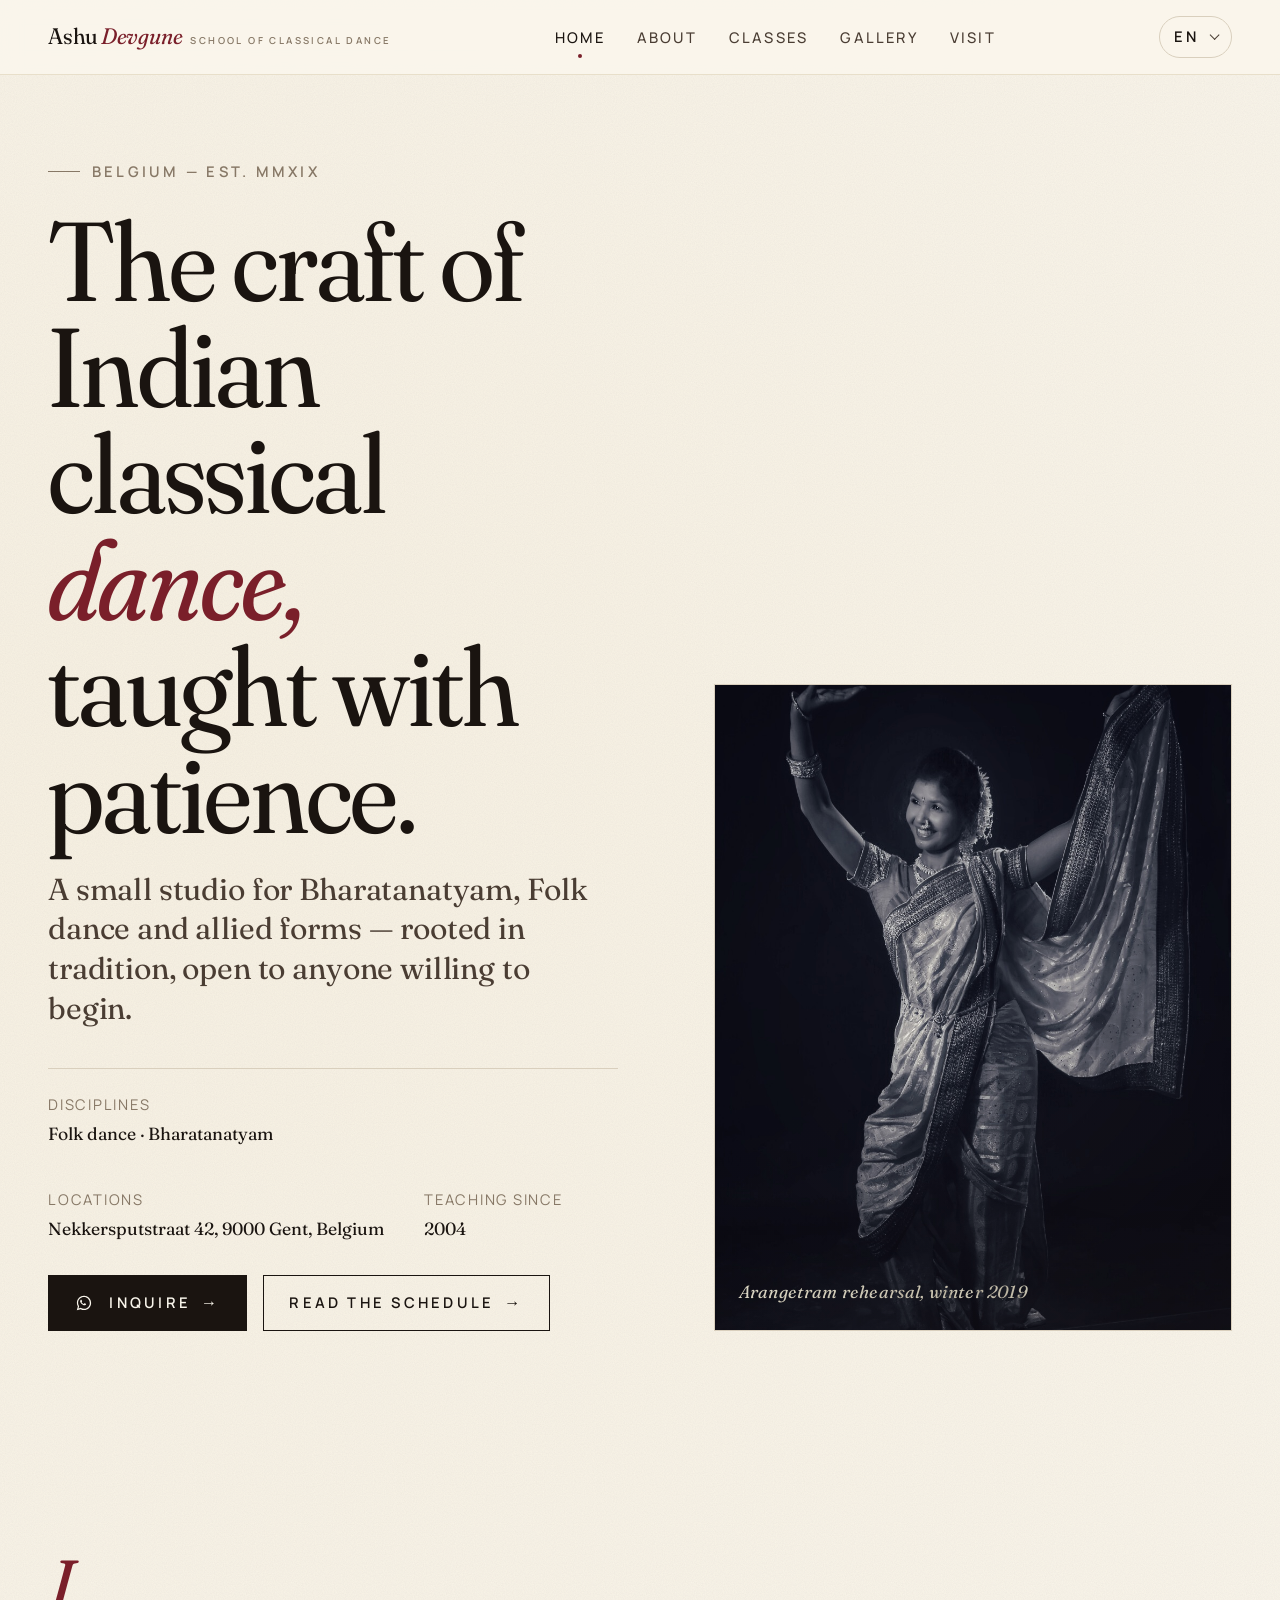
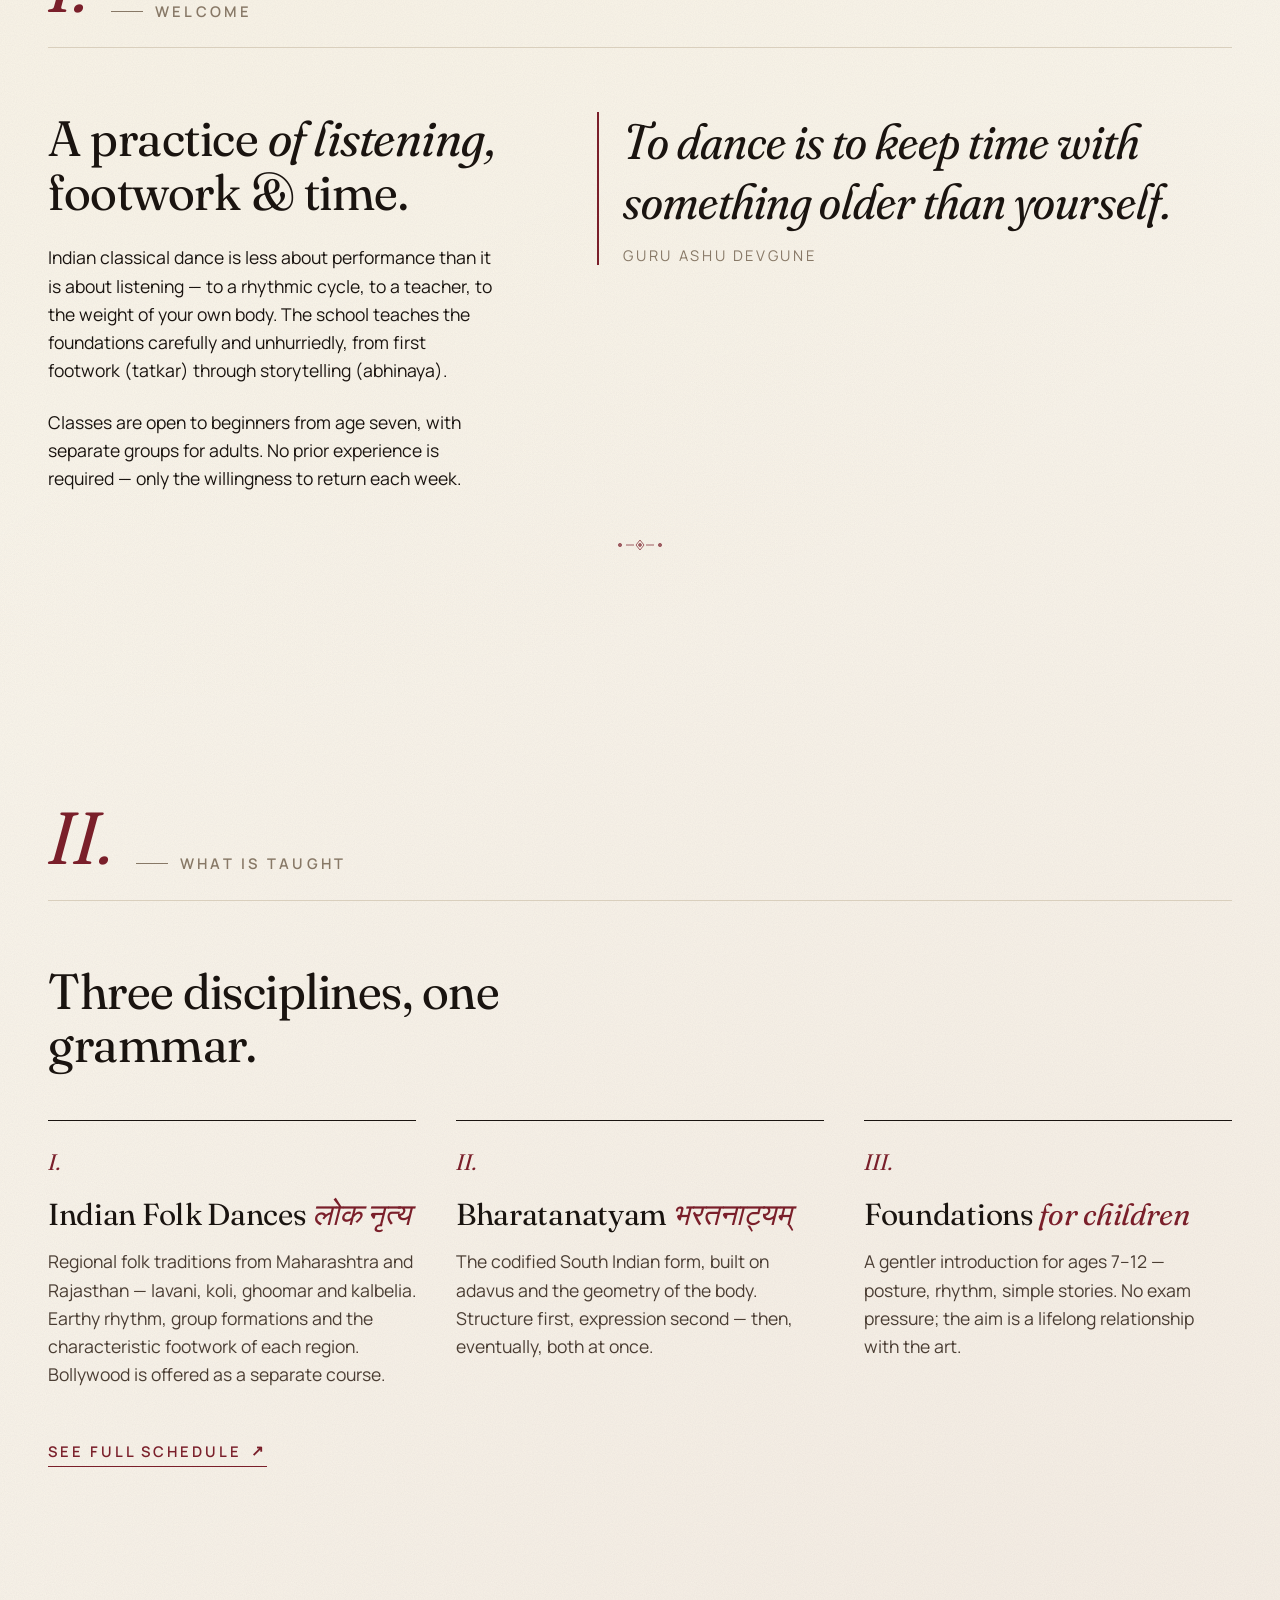
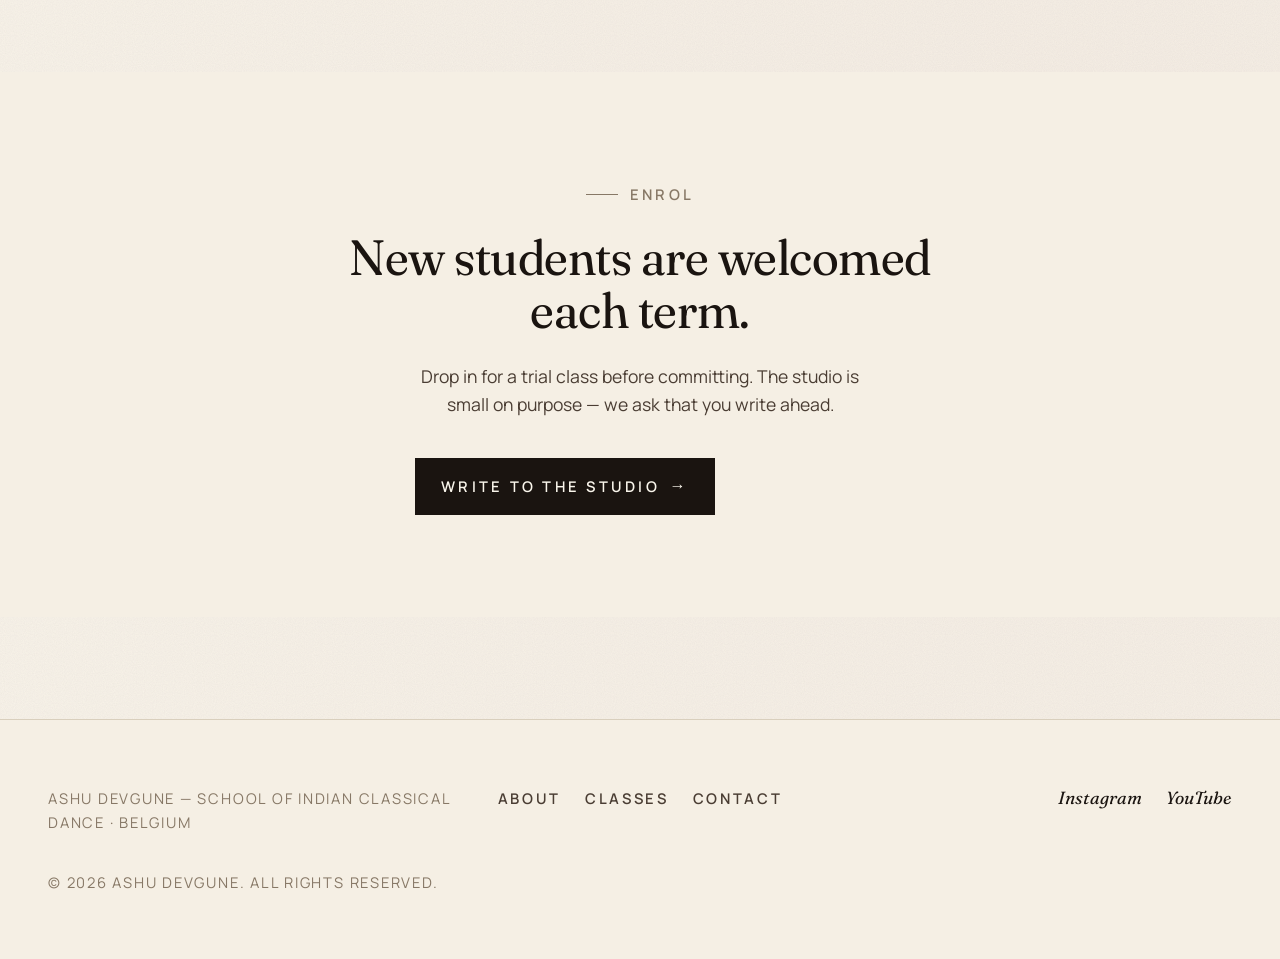
<file: index.html>
<!doctype html>
<html lang="en">
<head>
<meta charset="utf-8">
<meta name="viewport" content="width=device-width, initial-scale=1">
<title>Ashu Devgune — School of Indian Classical Dance</title>
<meta name="description" content="A small studio for Indian folk dance, Bharatanatyvam and allied forms in Belgium — rooted in tradition, open to anyone willing to begin.">
<meta name="theme-color" content="#faf6ec">
<link rel="canonical" href="https://ashudevgune.com/">
<link rel="alternate" hreflang="en" href="https://ashudevgune.com/">
<link rel="alternate" hreflang="de" href="https://ashudevgune.com/#de">
<link rel="alternate" hreflang="x-default" href="https://ashudevgune.com/">
<meta property="og:title" content="Ashu Devgune — School of Indian Classical Dance">
<meta property="og:description" content="Indian folk dance & Bharatanatyam classes in Gent, Belgium.">
<meta property="og:type" content="website">
<meta property="og:url" content="https://ashudevgune.com/">
<meta property="og:image" content="https://ashudevgune.com/media/20190112200042_IMG_8174-1-01.jpeg">
<meta name="twitter:card" content="summary_large_image">

<link rel="preconnect" href="https://fonts.googleapis.com">
<link rel="preconnect" href="https://fonts.gstatic.com" crossorigin>
<link rel="stylesheet" href="https://fonts.googleapis.com/css2?family=Fraunces:ital,opsz,wght,SOFT,WONK@0,9..144,300..700,30..100,0..1;1,9..144,300..700,30..100,0..1&family=Manrope:wght@300;400;500;600;700&display=swap">
<link rel="stylesheet" href="/assets/css/styles.css">

<script type="application/ld+json">
{
  "@context": "https://schema.org",
  "@type": "DanceSchool",
  "name": "Ashu Devgune — School of Indian Classical Dance",
  "description": "Indian folk dance and Bharatanatyam classes for children and adults in Gent, Belgium.",
  "url": "https://ashudevgune.com/",
  "address": {
    "@type": "PostalAddress",
    "addressCountry": "BE",
    "streetAddress": "Nekkersputstraat 42",
    "postalCode": "9000",
    "addressLocality": "Gent",
    "addressCountry": "BE"
  },
  "areaServed": ["Gent"],
  "teaches": ["Indian folk dance", "Bharatanatyam"]
}
</script>
</head>

<body data-page="home">
<a class="skip-link" href="#main">Skip to main content</a>

<header class="site-header">
  <div class="wrap site-header__inner">
    <a class="brand" href="/">
      <span>Ashu <em>Devgune</em></span>
      <small data-i18n="brand.tag">School of Classical Dance</small>
    </a>

    <nav class="nav" data-nav aria-label="Primary">
      <ul class="nav__list">
        <li><a class="nav__link" href="/"            aria-current="page" data-i18n="nav.home">Home</a></li>
        <li><a class="nav__link" href="/about.html"   data-i18n="nav.about">About</a></li>
        <li><a class="nav__link" href="/classes.html" data-i18n="nav.classes">Classes</a></li>
        <li><a class="nav__link" href="/gallery.html" data-i18n="nav.gallery">Gallery</a></li>
        <li><a class="nav__link" href="/contact.html" data-i18n="nav.contact">Visit</a></li>
      </ul>
    </nav>

    <div class="header-tools">
      <label class="lang">
        <span class="sr-only" data-i18n="lang.label">Language</span>
        <select class="lang__select" data-lang-select aria-label="Language">
          <option value="en">EN</option>
          <option value="de">DE</option>
        </select>
      </label>
      <button class="menu-toggle" data-menu-toggle aria-controls="primary-nav" aria-expanded="false">Menu</button>
    </div>
  </div>
</header>

<main id="main">

  <!-- HERO -->
  <section class="hero">
    <div class="wrap hero__grid">

      <div class="hero__text reveal stagger">
        <p class="eyebrow reveal" data-i18n="home.eyebrow">Belgium — Est. 2019</p>

        <h1 class="display hero__title reveal">
          <span data-i18n="home.title_lead">The craft of</span><br>
          <span data-i18n="home.title_mid">Indian classical</span>
          <em data-i18n="home.title_accent">dance,</em><br>
          <span data-i18n="home.title_tail">taught with patience.</span>
        </h1>

        <p class="lede reveal" data-i18n="home.lede">
          A small studio for Folk dance, Bharatanatyam and allied forms — rooted in tradition, open to anyone willing to begin.
        </p>

        <div class="hero__meta reveal">
          <div>
            <span data-i18n="home.meta_discipline_label">Disciplines</span>
            <strong data-i18n="home.meta_discipline_value">Indian folk · Bharatanatyam</strong>
          </div>
          <div>
            <span data-i18n="home.meta_locations_label">Locations</span>
            <strong data-i18n="home.meta_locations_value">Nekkersputstraat 42, 9000 Gent, Belgium</strong>
          </div>
          <div>
            <span data-i18n="home.meta_since_label">Teaching since</span>
            <strong data-i18n="home.meta_since_value">2004</strong>
          </div>
        </div>

        <div class="reveal" style="display:flex; gap:1rem; flex-wrap:wrap; margin-top:2rem;">
          <a class="btn" href="https://wa.me/32499332556" target="_blank" rel="noopener noreferrer" aria-label="Inquier on WhatsApp">
            <svg aria-hidden="true" width="18" height="18" viewBox="0 0 32 32" fill="currentColor" style="vertical-align:-0.2em; margin-right:0.45rem;">
              <path d="M19.11 17.27c-.26-.13-1.54-.76-1.78-.85-.24-.09-.41-.13-.59.13-.17.26-.68.85-.83 1.02-.15.17-.3.2-.56.07-.26-.13-1.09-.4-2.08-1.28-.77-.69-1.29-1.54-1.44-1.8-.15-.26-.02-.4.11-.53.12-.12.26-.3.39-.46.13-.15.17-.26.26-.43.09-.17.04-.33-.02-.46-.07-.13-.59-1.42-.8-1.95-.21-.5-.43-.43-.59-.44h-.5c-.17 0-.46.07-.7.33-.24.26-.91.89-.91 2.16s.93 2.5 1.06 2.68c.13.17 1.84 2.81 4.46 3.93.62.27 1.11.43 1.49.55.63.2 1.2.17 1.66.1.51-.08 1.54-.63 1.76-1.24.22-.61.22-1.13.15-1.24-.06-.11-.24-.17-.5-.3z"/>
              <path d="M16.01 3.2c-6.97 0-12.63 5.66-12.63 12.63 0 2.23.58 4.4 1.69 6.31L3.2 28.8l6.83-1.83a12.57 12.57 0 0 0 5.98 1.51h.01c6.97 0 12.63-5.66 12.63-12.63S22.98 3.2 16.01 3.2zm0 22.99h-.01a10.4 10.4 0 0 1-5.3-1.45l-.38-.22-4.05 1.08 1.08-3.95-.25-.41a10.35 10.35 0 0 1-1.58-5.39c0-5.73 4.66-10.39 10.4-10.39 2.78 0 5.39 1.08 7.35 3.04a10.32 10.32 0 0 1 3.05 7.35c0 5.74-4.66 10.4-10.4 10.4z"/>
            </svg>
            <span>inquire</span>
          </a>
          <a class="btn btn--ghost" href="/classes.html" data-i18n="home.cta_secondary">Read the schedule</a>
        </div>
      </div>

      <figure class="hero__figure reveal">
        <img src="/media/20190112200042_IMG_8174-1-01.jpeg"
             alt="Dancer performing Kathak, winter recital 2019"
             loading="eager" decoding="async" fetchpriority="high">
        <figcaption class="hero__caption" data-i18n="home.hero_caption">
          Arangetram rehearsal, winter 2019
        </figcaption>
      </figure>
    </div>
  </section>

  <!-- INTRO -->
  <section>
    <div class="wrap">
      <header class="section-hdr reveal">
        <span class="numeral">I.</span>
        <span class="eyebrow" data-i18n="home.intro_eyebrow">Welcome</span>
      </header>

      <div class="two-col">
        <div class="two-col__text reveal">
          <h2>
            <span data-i18n="home.intro_heading_a">A practice</span>
            <em data-i18n="home.intro_heading_b">of listening,</em>
            <span data-i18n="home.intro_heading_c">footwork &amp; time.</span>
          </h2>
          <p data-i18n="home.intro_body_1">
            Indian classical dance is less about performance than it is about listening — to a rhythmic cycle, to a teacher, to the weight of your own body. The school teaches the foundations carefully and unhurriedly, from first footwork (tatkar) through storytelling (abhinaya).
          </p>
          <p data-i18n="home.intro_body_2">
            Classes are open to beginners from age seven, with separate groups for adults. No prior experience is required — only the willingness to return each week.
          </p>
        </div>

        <blockquote class="pull reveal">
          <span data-i18n="home.intro_pull">To dance is to keep time with something older than yourself.</span>
          <cite data-i18n="home.intro_pull_cite">Guru Ashu Devgune</cite>
        </blockquote>
      </div>

      <svg class="ornament" viewBox="0 0 48 24" fill="none" stroke="currentColor" stroke-width="1" aria-hidden="true">
        <circle cx="4"  cy="12" r="1.6" fill="currentColor"/>
        <circle cx="44" cy="12" r="1.6" fill="currentColor"/>
        <line x1="10" y1="12" x2="18" y2="12"/>
        <line x1="30" y1="12" x2="38" y2="12"/>
        <path d="M20 12 L24 7 L28 12 L24 17 Z"/>
        <circle cx="24" cy="12" r="1.4" fill="currentColor"/>
      </svg>
    </div>
  </section>

  <!-- DISCIPLINES -->
  <section>
    <div class="wrap">
      <header class="section-hdr reveal">
        <span class="numeral">II.</span>
        <span class="eyebrow" data-i18n="home.disciplines_eyebrow">What is taught</span>
      </header>

      <h2 class="reveal" style="max-width: 18ch; margin-bottom: 3rem;" data-i18n="home.disciplines_heading">
        Three disciplines, one grammar.
      </h2>

      <div class="feature-grid stagger">
        <article class="feature reveal">
          <span class="feature__num" data-i18n="home.d1_num">I.</span>
          <h3 class="feature__title">
            <span data-i18n="home.d1_name_a">Indian Folk Dances</span> <em data-i18n="home.d1_name_b">लोक नृत्य</em>
          </h3>
          <p data-i18n="home.d1_desc">Regional folk traditions from Maharashtra and Rajasthan — lavani, koli, ghoomar and kalbelia. Earthy rhythm, group formations and the characteristic footwork of each region. Bollywood is offered as a separate course.</p>
        </article>

        <article class="feature reveal">
          <span class="feature__num" data-i18n="home.d2_num">II.</span>
          <h3 class="feature__title">
            <span data-i18n="home.d2_name_a">Bharatanatyam</span> <em data-i18n="home.d2_name_b">भरतनाट्यम्</em>
          </h3>
          <p data-i18n="home.d2_desc">The codified South Indian form, built on adavus and the geometry of the body. Structure first, expression second — then, eventually, both at once.</p>
        </article>

        <article class="feature reveal">
          <span class="feature__num" data-i18n="home.d3_num">III.</span>
          <h3 class="feature__title">
            <span data-i18n="home.d3_name_a">Foundations</span> <em data-i18n="home.d3_name_b">for children</em>
          </h3>
          <p data-i18n="home.d3_desc">A gentler introduction for ages 7–12 — posture, rhythm, simple stories. No exam pressure; the aim is a lifelong relationship with the art.</p>
        </article>
      </div>

      <p class="reveal" style="margin-top: 3rem;">
        <a class="link-arrow" href="/classes.html" data-i18n="home.disciplines_cta">See full schedule</a>
      </p>
    </div>
  </section>

  <!-- VISIT -->
  <section style="background: var(--cream); margin-top: var(--rhythm);">
    <div class="wrap-narrow" style="text-align: center;">
      <p class="eyebrow reveal" style="justify-content:center; margin-bottom: 1.5rem;" data-i18n="home.visit_eyebrow">Enrol</p>
      <h2 class="reveal" style="margin: 0 auto; max-width: 22ch;" data-i18n="home.visit_heading">
        New students are welcomed each term.
      </h2>
      <p class="reveal" style="margin: 1.5rem auto 2.5rem; max-width: 40ch; color: var(--ink-soft);" data-i18n="home.visit_body">
        Drop in for a trial class before committing. The studio is small on purpose — we ask that you write ahead.
      </p>
      <p class="reveal">
        <a class="btn" href="/contact.html" data-i18n="home.visit_cta">Write to the studio</a>
      </p>
    </div>
  </section>

</main>

<footer class="site-footer">
  <div class="wrap site-footer__inner">
    <small data-i18n="footer.tagline">Ashu Devgune — School of Indian Classical Dance · Belgium</small>
    <nav aria-label="Footer">
      <a href="/about.html"   data-i18n="footer.link_about">About</a>
      <a href="/classes.html" data-i18n="footer.link_classes">Classes</a>
      <a href="/contact.html" data-i18n="footer.link_contact">Contact</a>
    </nav>
    <div class="socials">
      <a href="https://www.instagram.com/ashu.devgune/" target="_blank" rel="noopener noreferrer" data-i18n="footer.socials_ig">Instagram</a>
      <a href="https://www.youtube.com/@ashu.devgune" target="_blank" rel="noopener noreferrer" data-i18n="footer.socials_yt">YouTube</a>
    </div>
  </div>
  <div class="wrap" style="margin-top: 2rem;">
    <small data-i18n="footer.copyright">© 2026 Ashu Devgune. All rights reserved.</small>
  </div>
</footer>

<script src="/assets/js/main.js" defer></script>
</body>
</html>
</file>
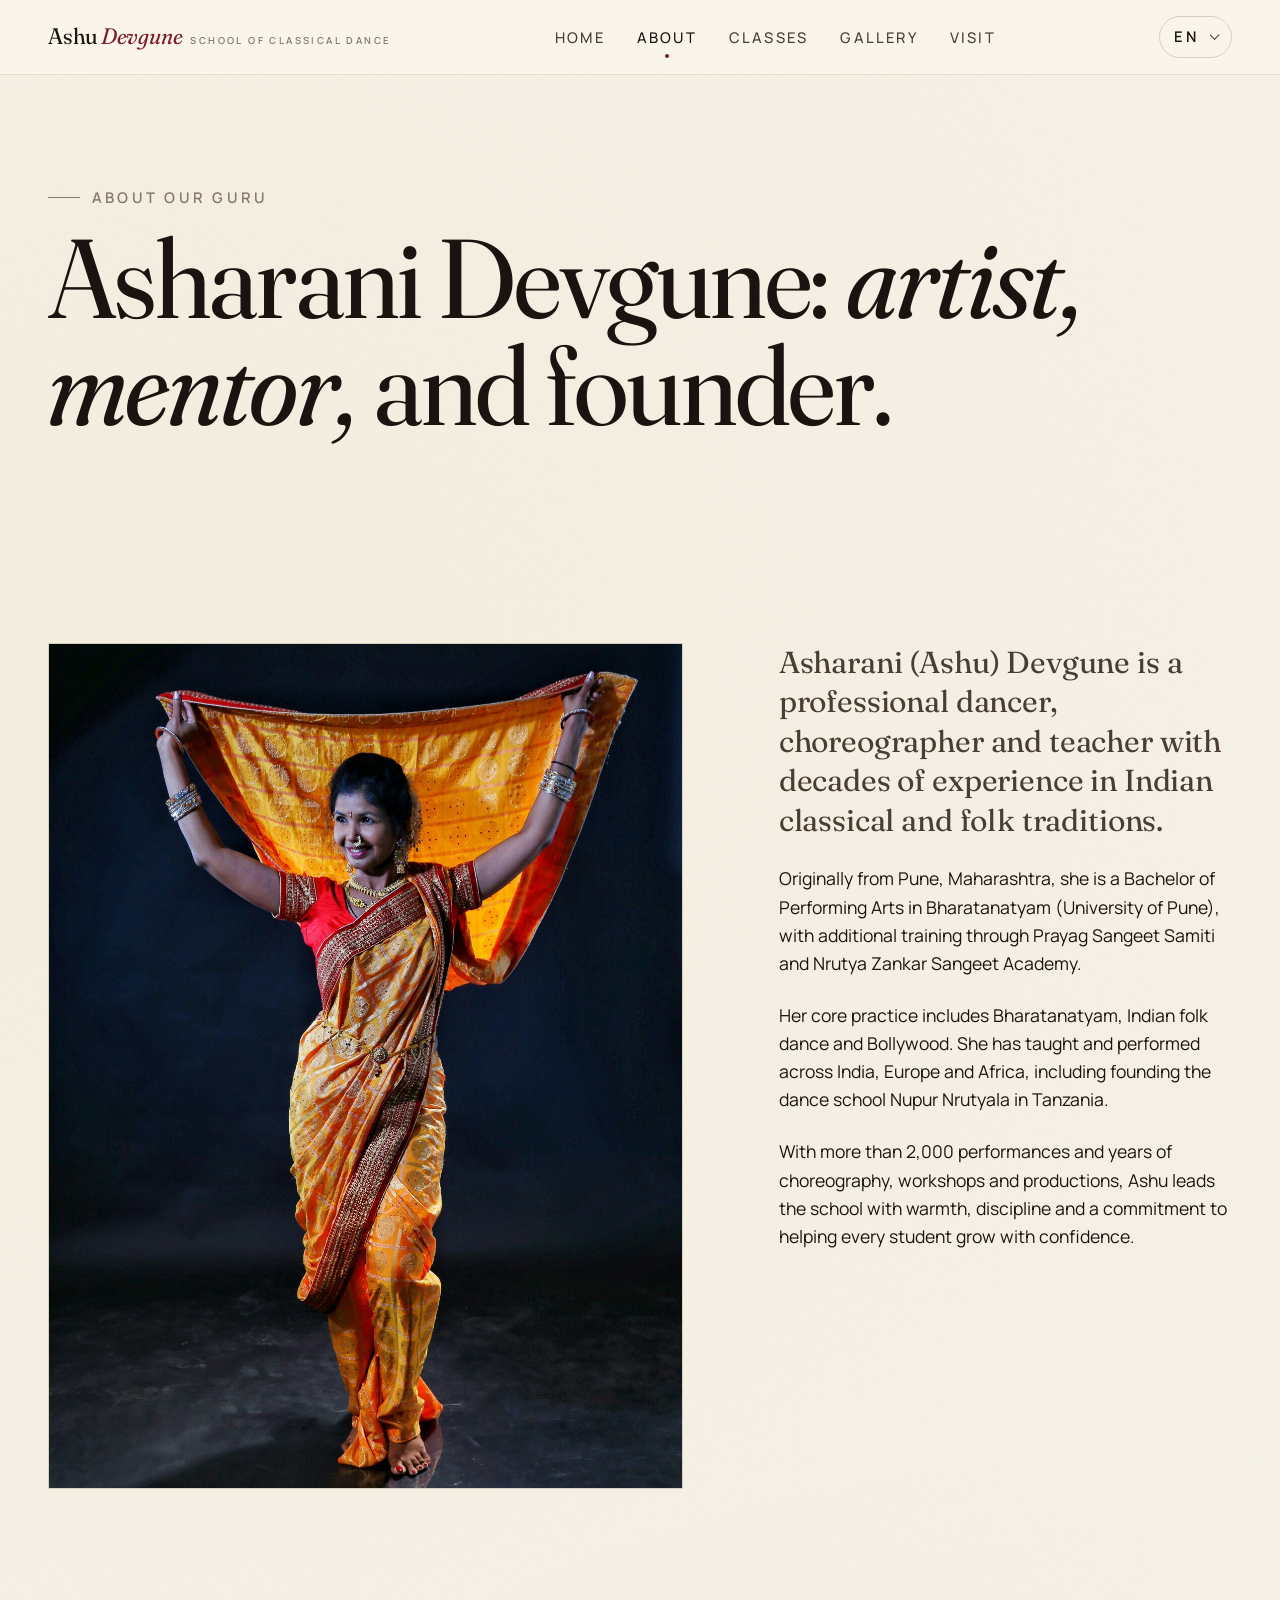
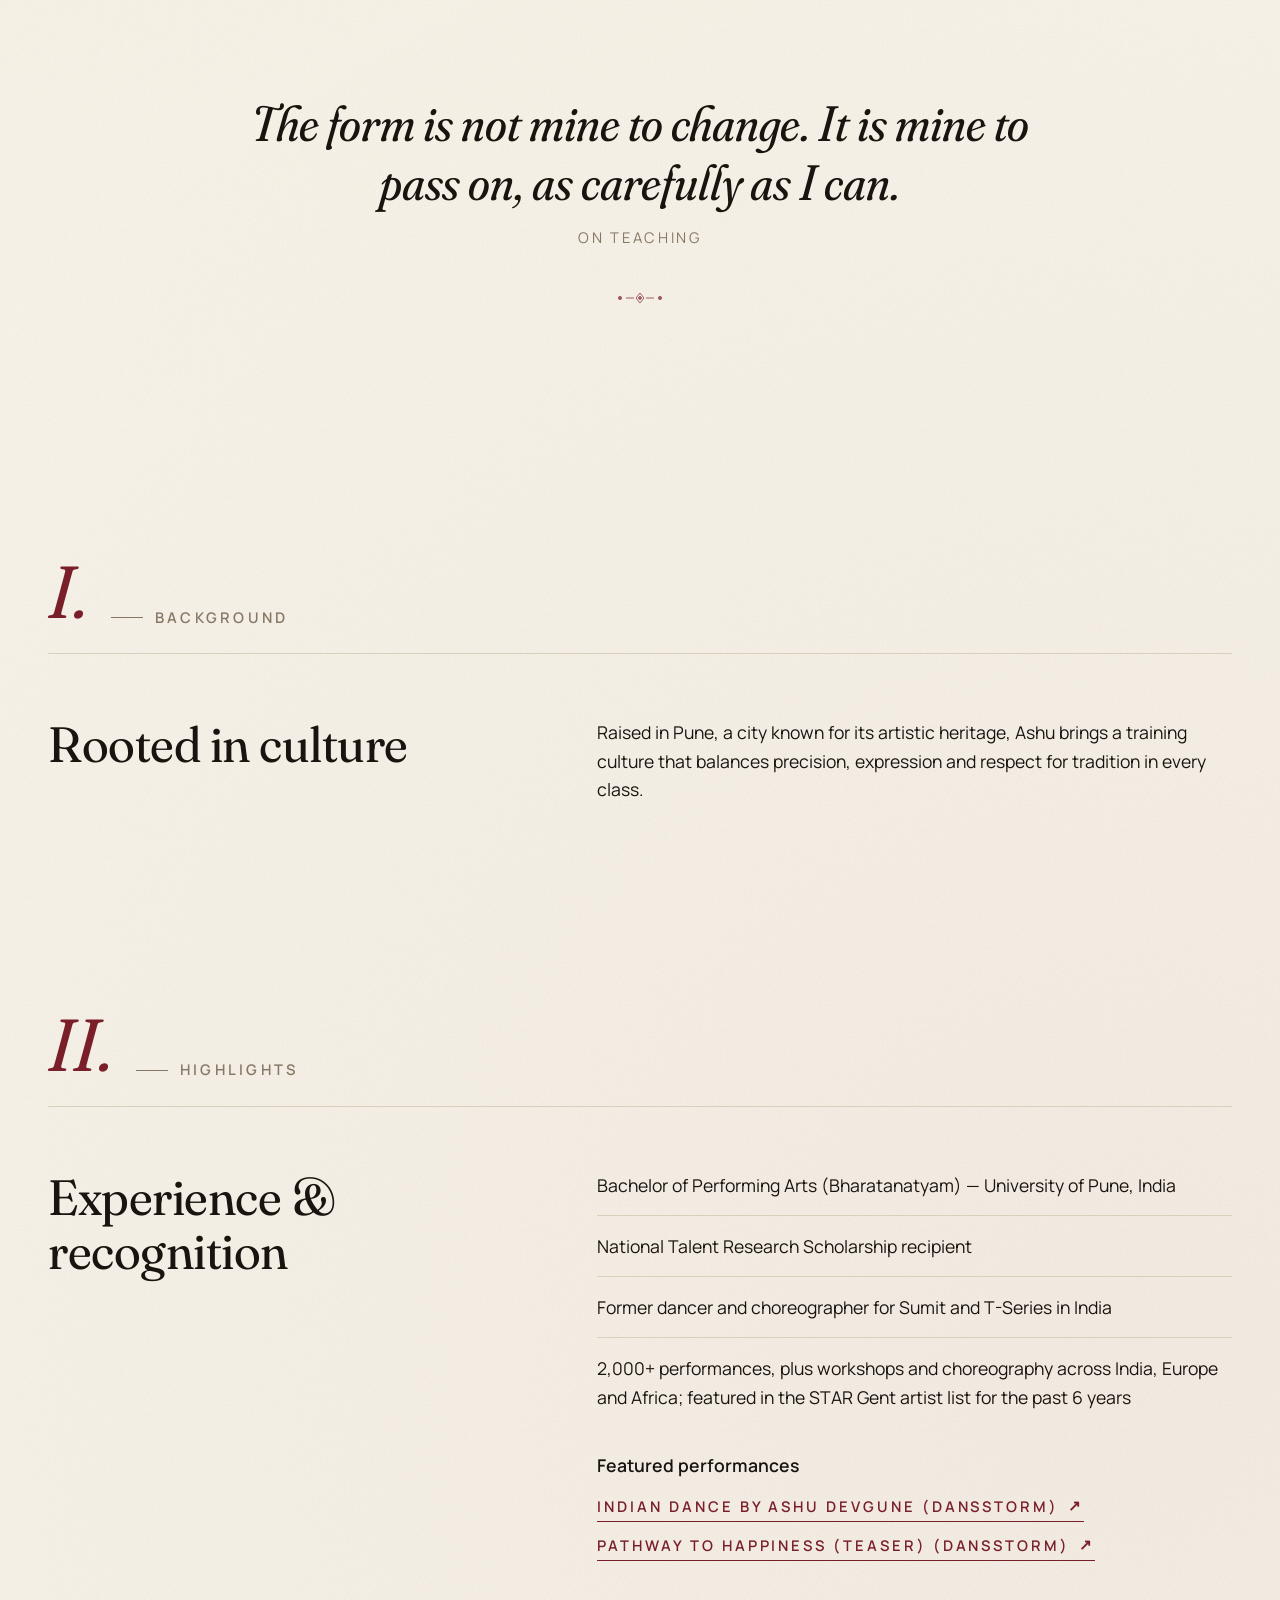
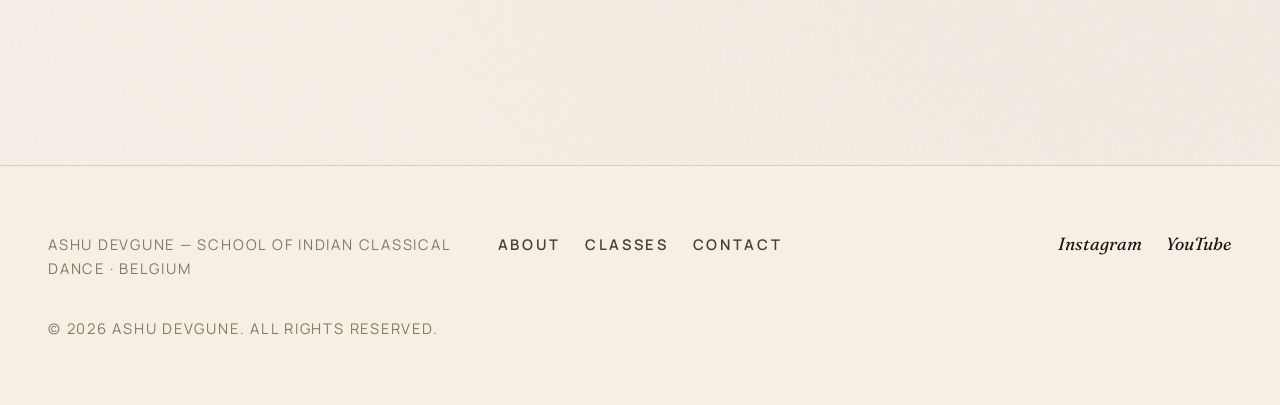
<file: about.html>
<!doctype html>
<html lang="en">
<head>
<meta charset="utf-8">
<meta name="viewport" content="width=device-width, initial-scale=1">
<title>About — Ashu Devgune</title>
<meta name="description" content="Ashu Devgune trained in India for more than fifteen years before settling in Belgium. A note on her background, lineage and approach to teaching.">
<meta name="theme-color" content="#faf6ec">
<link rel="canonical" href="https://ashudevgune.com/about.html">
<link rel="preconnect" href="https://fonts.googleapis.com">
<link rel="preconnect" href="https://fonts.gstatic.com" crossorigin>
<link rel="stylesheet" href="https://fonts.googleapis.com/css2?family=Fraunces:ital,opsz,wght,SOFT,WONK@0,9..144,300..700,30..100,0..1;1,9..144,300..700,30..100,0..1&family=Manrope:wght@300;400;500;600;700&display=swap">
<link rel="stylesheet" href="/assets/css/styles.css">
</head>

<body data-page="about">
<a class="skip-link" href="#main">Skip to main content</a>

<header class="site-header">
  <div class="wrap site-header__inner">
    <a class="brand" href="/">
      <span>Ashu <em>Devgune</em></span>
      <small data-i18n="brand.tag">School of Classical Dance</small>
    </a>
    <nav class="nav" data-nav aria-label="Primary">
      <ul class="nav__list">
        <li><a class="nav__link" href="/"             data-i18n="nav.home">Home</a></li>
        <li><a class="nav__link" href="/about.html"   aria-current="page" data-i18n="nav.about">About</a></li>
        <li><a class="nav__link" href="/classes.html" data-i18n="nav.classes">Classes</a></li>
        <li><a class="nav__link" href="/gallery.html" data-i18n="nav.gallery">Gallery</a></li>
        <li><a class="nav__link" href="/contact.html" data-i18n="nav.contact">Visit</a></li>
      </ul>
    </nav>
    <div class="header-tools">
      <label class="lang">
        <span class="sr-only" data-i18n="lang.label">Language</span>
        <select class="lang__select" data-lang-select aria-label="Language">
          <option value="en">EN</option>
          <option value="de">DE</option>
        </select>
      </label>
      <button class="menu-toggle" data-menu-toggle aria-expanded="false">Menu</button>
    </div>
  </div>
</header>

<main id="main">

  <!-- TITLE -->
  <section>
    <div class="wrap">
      <p class="eyebrow reveal" data-i18n="about.eyebrow">About our managing director</p>
      <h1 class="display reveal" style="margin-top: 1rem; font-size: var(--step-5); max-width: 16ch;">
        <span data-i18n="about.title_a">Asharani Devgune:</span>
        <em data-i18n="about.title_b">artist, mentor,</em>
        <span data-i18n="about.title_c">and founder.</span>
      </h1>
    </div>
  </section>

  <!-- BIOGRAPHY -->
  <section>
    <div class="wrap">
      <div class="two-col two-col--flip">
        <figure class="two-col__fig reveal">
          <img src="/media/20190112195922_IMG_8169-01-1-1.jpg"
               alt="Portrait of Ashu Devgune"
               loading="lazy" decoding="async">
        </figure>

        <div class="two-col__text reveal">
          <p class="lede" data-i18n="about.lede">
            Asharani (Ashu) Devgune is a professional dancer, choreographer and teacher with decades of experience in Indian classical and folk traditions.
          </p>
          <p data-i18n="about.body_1">
            Originally from Pune, Maharashtra, she is a Bachelor of Performing Arts in Bharatanatyam (University of Pune), with additional training through Prayag Sangeet Samiti and Nrutya Zankar Sangeet Academy.
          </p>
          <p data-i18n="about.body_2">
            Her core practice includes Bharatanatyam, Indian folk dance and Bollywood. She has taught and performed across India, Europe and Africa, including founding the dance school Nupur Nrutyala in Tanzania.
          </p>
          <p data-i18n="about.body_3">
            With more than 2,000 performances and years of choreography, workshops and productions, Ashu leads the school with warmth, discipline and a commitment to helping every student grow with confidence.
          </p>
        </div>
      </div>
    </div>
  </section>

  <!-- PULL QUOTE -->
  <section>
    <div class="wrap-narrow">
      <blockquote class="pull reveal" style="border-left: 0; padding: 0; text-align: center; margin: 0 auto; max-width: 42ch; font-size: var(--step-3);">
        <span data-i18n="about.pull">The form is not mine to change. It is mine to pass on, as carefully as I can.</span>
        <cite style="text-align: center;" data-i18n="about.pull_cite">On teaching</cite>
      </blockquote>

      <svg class="ornament" viewBox="0 0 48 24" fill="none" stroke="currentColor" stroke-width="1" aria-hidden="true">
        <circle cx="4" cy="12" r="1.6" fill="currentColor"/>
        <circle cx="44" cy="12" r="1.6" fill="currentColor"/>
        <line x1="10" y1="12" x2="18" y2="12"/>
        <line x1="30" y1="12" x2="38" y2="12"/>
        <path d="M20 12 L24 7 L28 12 L24 17 Z"/>
        <circle cx="24" cy="12" r="1.4" fill="currentColor"/>
      </svg>
    </div>
  </section>

  <!-- LINEAGE -->
  <section>
    <div class="wrap">
      <header class="section-hdr reveal">
        <span class="numeral">I.</span>
        <span class="eyebrow" data-i18n="about.lineage_eyebrow">Background</span>
      </header>

      <div class="two-col">
        <div class="two-col__text reveal">
          <h2 data-i18n="about.lineage_heading">Rooted in culture</h2>
        </div>
        <div class="two-col__text reveal">
          <p data-i18n="about.lineage_body">
            Raised in Pune, a city known for its artistic heritage, Ashu brings a training culture that balances precision, expression and respect for tradition in every class.
          </p>
        </div>
      </div>
    </div>
  </section>

  <!-- CREDENTIALS -->
  <section>
    <div class="wrap">
      <header class="section-hdr reveal">
        <span class="numeral">II.</span>
        <span class="eyebrow" data-i18n="about.credentials_eyebrow">Highlights</span>
      </header>

      <div class="two-col">
        <div class="two-col__text reveal">
          <h2 data-i18n="about.credentials_heading">Experience &amp; recognition</h2>
        </div>
        <div class="two-col__text reveal">
          <ul style="list-style: none; padding: 0; display: grid; gap: 1rem; margin: 0;">
            <li style="padding-bottom: 1rem; border-bottom: 1px solid var(--rule);" data-i18n="about.credentials_1">Bachelor of Performing Arts (Bharatanatyam) — University of Pune, India</li>
            <li style="padding-bottom: 1rem; border-bottom: 1px solid var(--rule);" data-i18n="about.credentials_2">National Talent Research Scholarship recipient</li>
            <li style="padding-bottom: 1rem; border-bottom: 1px solid var(--rule);" data-i18n="about.credentials_3">Former dancer and choreographer for Sumit and T-Series in India</li>
            <li style="padding-bottom: 1rem;" data-i18n="about.credentials_4">2,000+ performances, plus workshops and choreography across India, Europe and Africa; featured in the STAR Gent artist list for the past 6 years</li>
          </ul>
          <p style="margin-top: 1.5rem; margin-bottom: 0; font-weight: 600;">Featured performances</p>
          <p style="margin-top: 0.75rem; margin-bottom: 0;">
            <a class="link-arrow" href="https://dansstorm.be/en/project/indian-dance-by-ashu-devgune/" target="_blank" rel="noopener noreferrer">Indian Dance by Ashu Devgune (Dansstorm)</a>
          </p>
          <p style="margin-top: 0.5rem; margin-bottom: 0;">
            <a class="link-arrow" href="https://dansstorm.be/en/project/pathway-to-happiness-asharani-devgune-teaser/" target="_blank" rel="noopener noreferrer">Pathway to Happiness (teaser) (Dansstorm)</a>
          </p>
        </div>
      </div>
    </div>
  </section>

</main>

<footer class="site-footer">
  <div class="wrap site-footer__inner">
    <small data-i18n="footer.tagline">Ashu Devgune — School of Indian Classical Dance · Belgium</small>
    <nav aria-label="Footer">
      <a href="/about.html"   data-i18n="footer.link_about">About</a>
      <a href="/classes.html" data-i18n="footer.link_classes">Classes</a>
      <a href="/contact.html" data-i18n="footer.link_contact">Contact</a>
    </nav>
    <div class="socials">
      <a href="https://www.instagram.com/ashu.devgune/" target="_blank" rel="noopener noreferrer" data-i18n="footer.socials_ig">Instagram</a>
      <a href="https://www.youtube.com/@ashu.devgune" target="_blank" rel="noopener noreferrer" data-i18n="footer.socials_yt">YouTube</a>
    </div>
  </div>
  <div class="wrap" style="margin-top: 2rem;">
    <small data-i18n="footer.copyright">© 2026 Ashu Devgune. All rights reserved.</small>
  </div>
</footer>

<script src="/assets/js/main.js" defer></script>
</body>
</html>
</file>
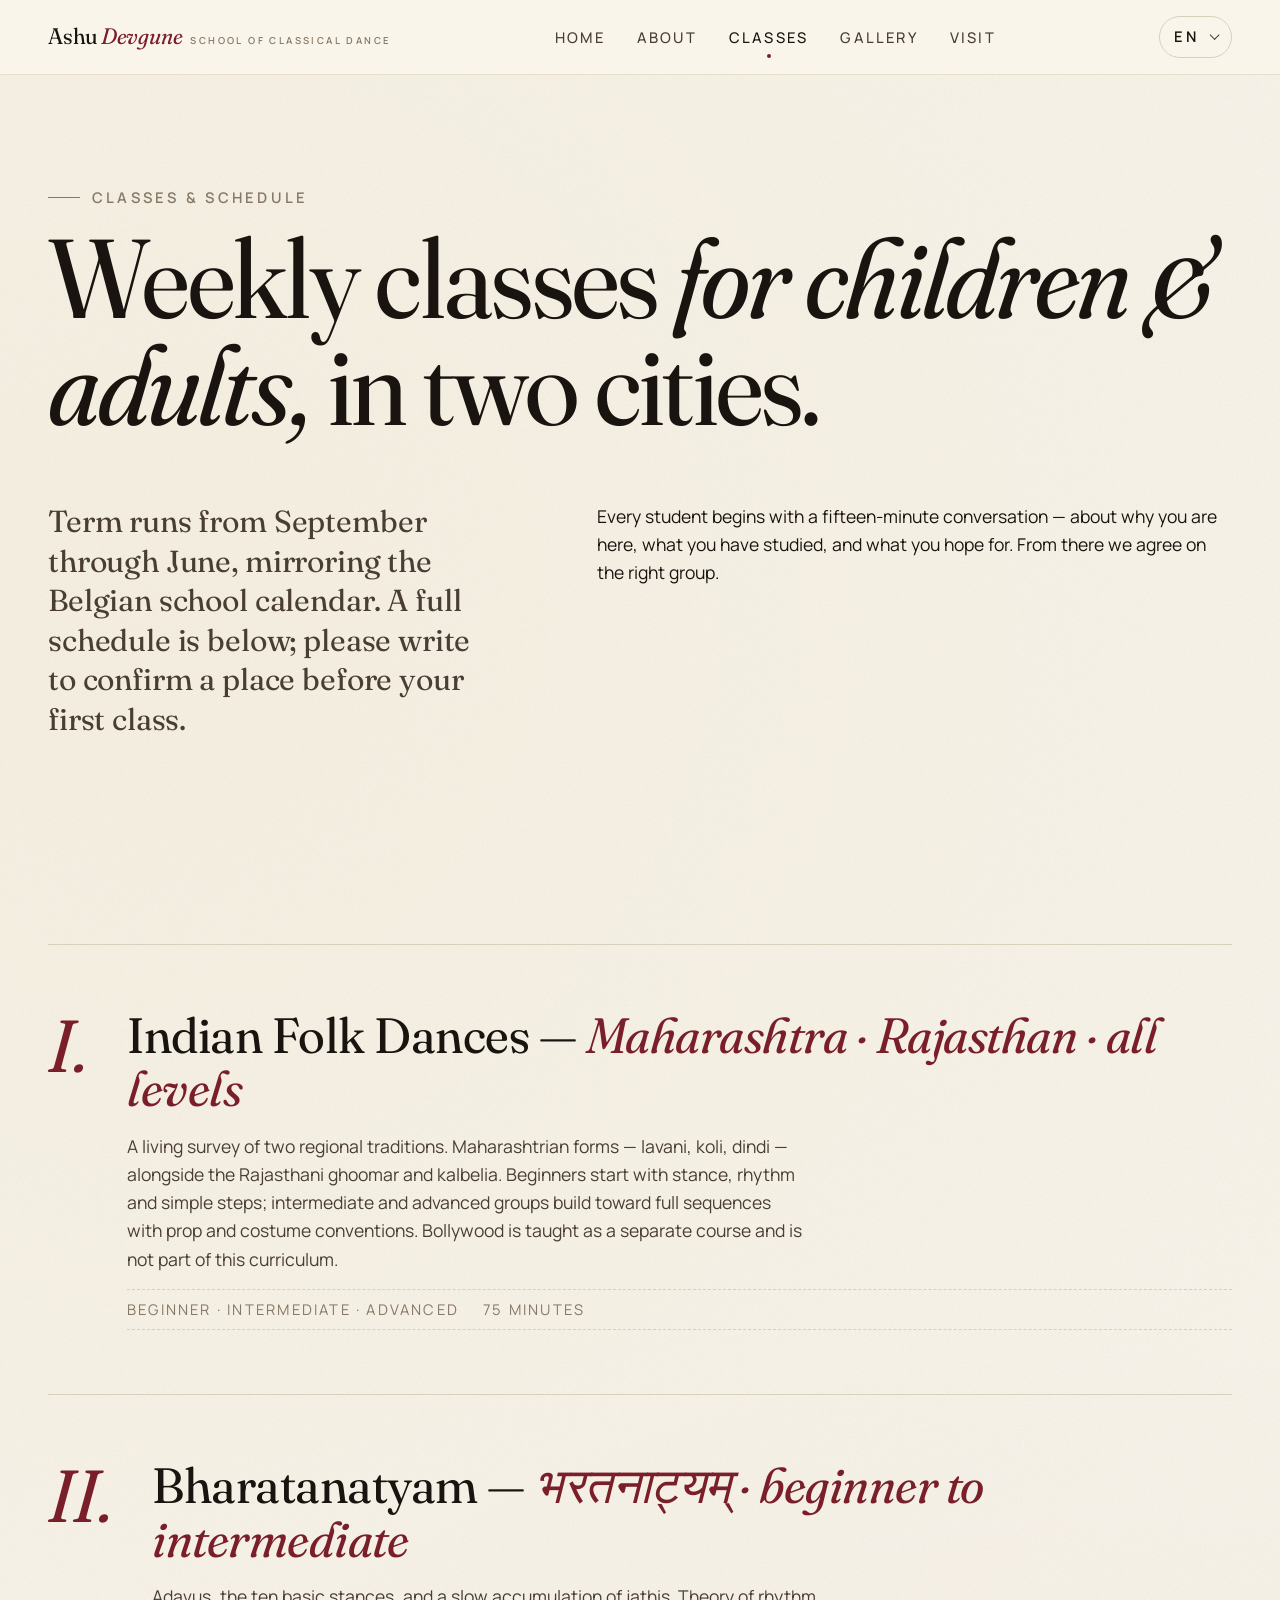
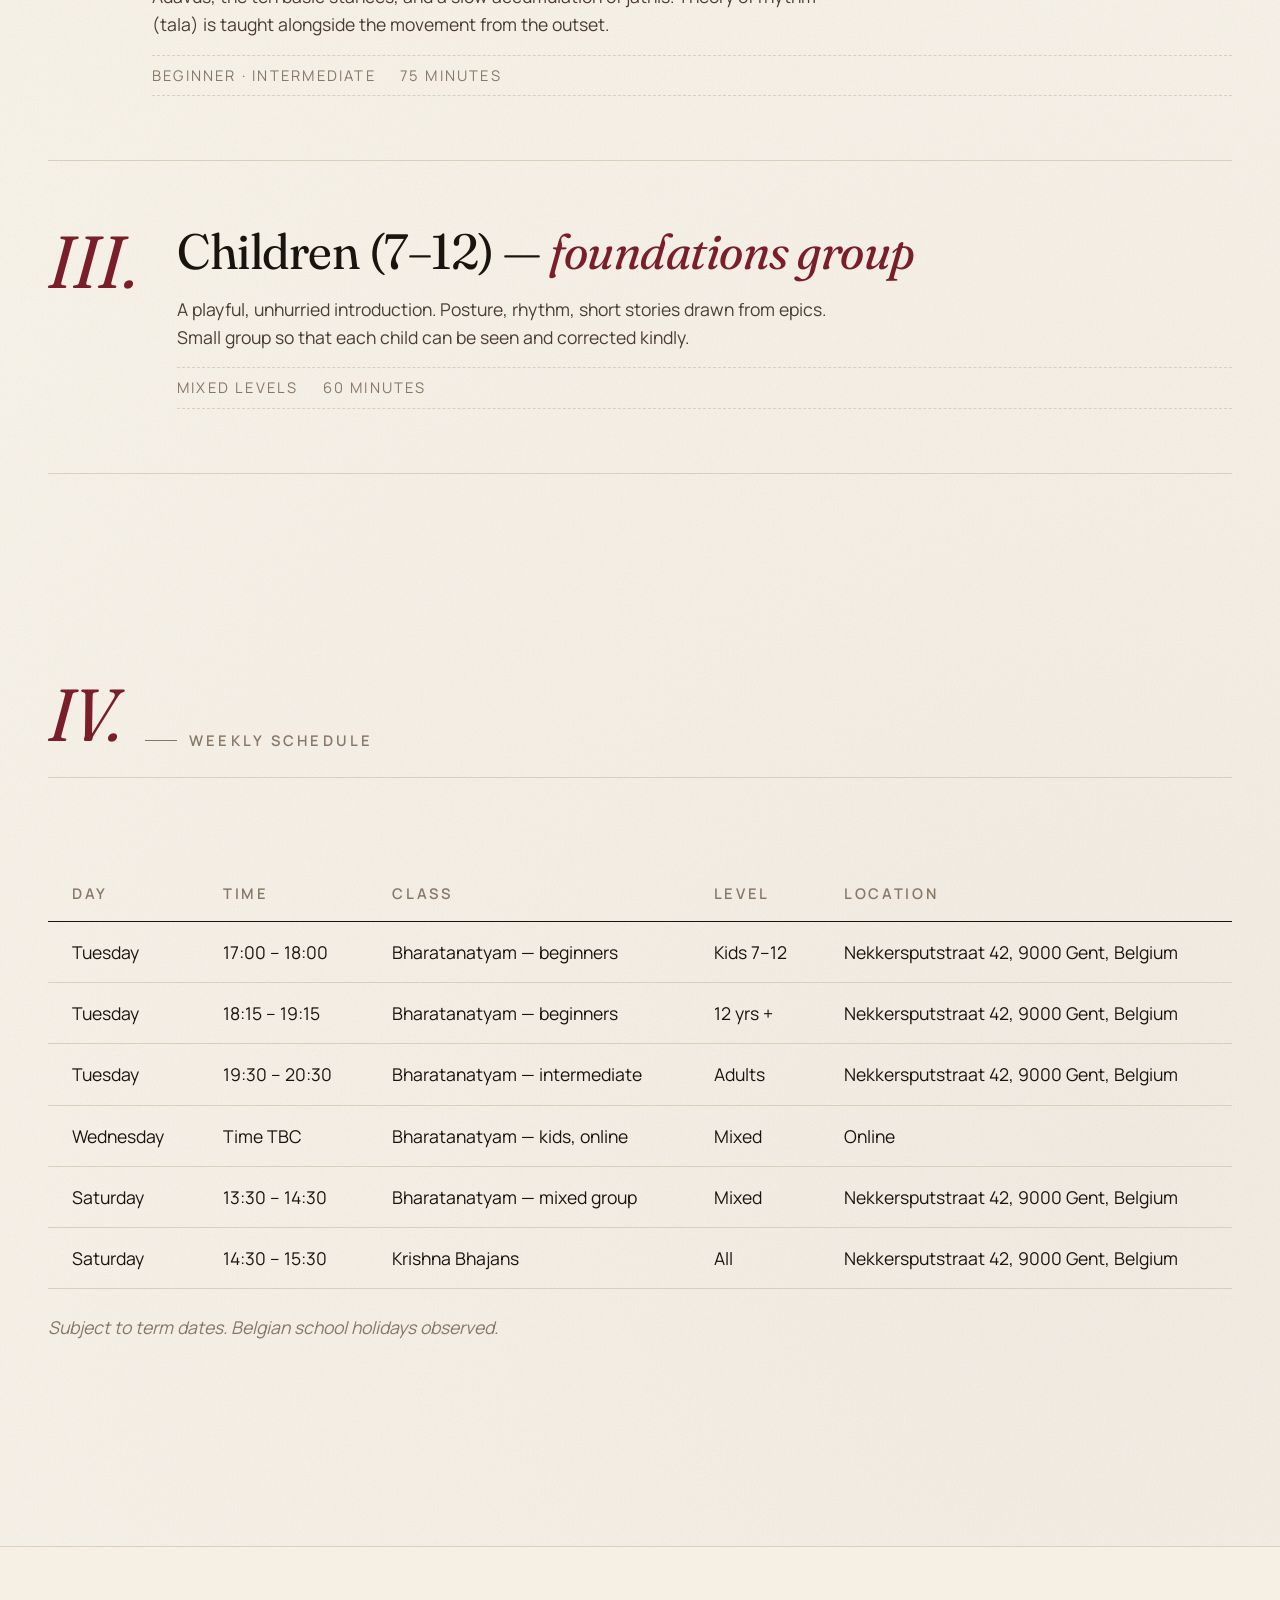
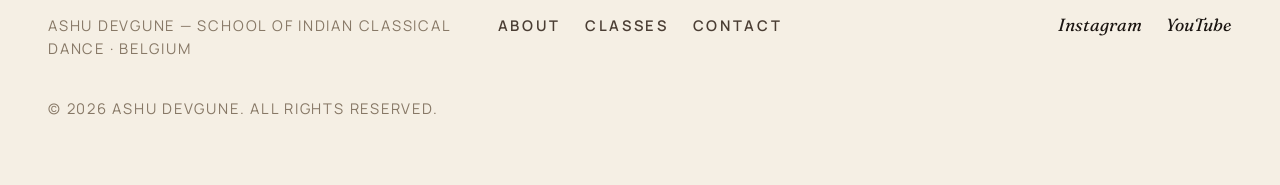
<file: classes.html>
<!doctype html>
<html lang="en">
<head>
<meta charset="utf-8">
<meta name="viewport" content="width=device-width, initial-scale=1">
<title>Classes &amp; Schedule — Ashu Devgune</title>
<meta name="description" content="Indian folk dance, Bharatanatyam and children's foundations classes — weekly schedule, levels, and location in Gent, Belgium.">
<meta name="theme-color" content="#faf6ec">
<link rel="canonical" href="https://ashudevgune.com/classes.html">
<link rel="preconnect" href="https://fonts.googleapis.com">
<link rel="preconnect" href="https://fonts.gstatic.com" crossorigin>
<link rel="stylesheet" href="https://fonts.googleapis.com/css2?family=Fraunces:ital,opsz,wght,SOFT,WONK@0,9..144,300..700,30..100,0..1;1,9..144,300..700,30..100,0..1&family=Manrope:wght@300;400;500;600;700&display=swap">
<link rel="stylesheet" href="/assets/css/styles.css">
</head>

<body data-page="classes">
<a class="skip-link" href="#main">Skip to main content</a>

<header class="site-header">
  <div class="wrap site-header__inner">
    <a class="brand" href="/">
      <span>Ashu <em>Devgune</em></span>
      <small data-i18n="brand.tag">School of Classical Dance</small>
    </a>
    <nav class="nav" data-nav aria-label="Primary">
      <ul class="nav__list">
        <li><a class="nav__link" href="/"             data-i18n="nav.home">Home</a></li>
        <li><a class="nav__link" href="/about.html"   data-i18n="nav.about">About</a></li>
        <li><a class="nav__link" href="/classes.html" aria-current="page" data-i18n="nav.classes">Classes</a></li>
        <li><a class="nav__link" href="/gallery.html" data-i18n="nav.gallery">Gallery</a></li>
        <li><a class="nav__link" href="/contact.html" data-i18n="nav.contact">Visit</a></li>
      </ul>
    </nav>
    <div class="header-tools">
      <label class="lang">
        <span class="sr-only" data-i18n="lang.label">Language</span>
        <select class="lang__select" data-lang-select aria-label="Language">
          <option value="en">EN</option>
          <option value="de">DE</option>
        </select>
      </label>
      <button class="menu-toggle" data-menu-toggle aria-expanded="false">Menu</button>
    </div>
  </div>
</header>

<main id="main">

  <!-- TITLE -->
  <section>
    <div class="wrap">
      <p class="eyebrow reveal" data-i18n="classes.eyebrow">Classes &amp; schedule</p>
      <h1 class="display reveal" style="margin-top: 1rem; font-size: var(--step-5); max-width: 18ch;">
        <span data-i18n="classes.title_a">Weekly classes</span>
        <em data-i18n="classes.title_b">for children &amp; adults,</em>
        <span data-i18n="classes.title_c">in two cities.</span>
      </h1>

      <div class="two-col" style="margin-top: 4rem;">
        <p class="lede reveal" data-i18n="classes.lede">
          Term runs from September through June, mirroring the Belgian school calendar. A full schedule is below; please write to confirm a place before your first class.
        </p>
        <p class="reveal" data-i18n="classes.intro">
          Every student begins with a fifteen-minute conversation — about why you are here, what you have studied, and what you hope for. From there we agree on the right group.
        </p>
      </div>
    </div>
  </section>

  <!-- DISCIPLINES -->
  <section>
    <div class="wrap">

      <article class="discipline reveal">
        <span class="discipline__num" data-i18n="classes.d1_num">I.</span>
        <div class="discipline__body">
          <h2 class="discipline__name">
            <span data-i18n="classes.d1_name">Indian Folk Dances</span> —
            <em data-i18n="classes.d1_trans">Maharashtra · Rajasthan · all levels</em>
          </h2>
          <p data-i18n="classes.d1_desc">
            A living survey of two regional traditions. Maharashtrian forms — lavani, koli, dindi — alongside the Rajasthani ghoomar and kalbelia. Beginners start with stance, rhythm and simple steps; intermediate and advanced groups build toward full sequences with prop and costume conventions. Bollywood is taught as a separate course and is not part of this curriculum.
          </p>
          <div class="discipline__meta">
            <span data-i18n="classes.d1_levels">Beginner · Intermediate · Advanced</span>
            <span data-i18n="classes.d1_dur">75 minutes</span>
          </div>
        </div>
      </article>

      <article class="discipline reveal">
        <span class="discipline__num" data-i18n="classes.d2_num">II.</span>
        <div class="discipline__body">
          <h2 class="discipline__name">
            <span data-i18n="classes.d2_name">Bharatanatyam</span> —
            <em data-i18n="classes.d2_trans">भरतनाट्यम् · beginner to intermediate</em>
          </h2>
          <p data-i18n="classes.d2_desc">
            Adavus, the ten basic stances, and a slow accumulation of jathis. Theory of rhythm (tala) is taught alongside the movement from the outset.
          </p>
          <div class="discipline__meta">
            <span data-i18n="classes.d2_levels">Beginner · Intermediate</span>
            <span data-i18n="classes.d2_dur">75 minutes</span>
          </div>
        </div>
      </article>

      <article class="discipline reveal">
        <span class="discipline__num" data-i18n="classes.d3_num">III.</span>
        <div class="discipline__body">
          <h2 class="discipline__name">
            <span data-i18n="classes.d3_name">Children (7–12)</span> —
            <em data-i18n="classes.d3_trans">foundations group</em>
          </h2>
          <p data-i18n="classes.d3_desc">
            A playful, unhurried introduction. Posture, rhythm, short stories drawn from epics. Small group so that each child can be seen and corrected kindly.
          </p>
          <div class="discipline__meta">
            <span data-i18n="classes.d3_levels">Mixed levels</span>
            <span data-i18n="classes.d3_dur">60 minutes</span>
          </div>
        </div>
      </article>
    </div>
  </section>

  <!-- SCHEDULE -->
  <section>
    <div class="wrap">
      <header class="section-hdr reveal">
        <span class="numeral">IV.</span>
        <span class="eyebrow" data-i18n="classes.sch_heading">Weekly schedule</span>
      </header>

      <div class="reveal" style="overflow-x: auto;">
        <table class="schedule">
          <thead>
            <tr>
              <th data-i18n="classes.sch_col_day">Day</th>
              <th data-i18n="classes.sch_col_time">Time</th>
              <th data-i18n="classes.sch_col_class">Class</th>
              <th data-i18n="classes.sch_col_level">Level</th>
              <th data-i18n="classes.sch_col_location">Location</th>
            </tr>
          </thead>
          <tbody>
            <tr>
              <td data-i18n="classes.sch_1_day">Tuesday</td>
              <td data-i18n="classes.sch_1_time">17:00 – 18:00</td>
              <td data-i18n="classes.sch_1_class">Bharatanatyam — beginners (kids)</td>
              <td data-i18n="classes.sch_1_level">7–12</td>
              <td data-i18n="classes.sch_1_loc">Nekkersputstraat 42, 9000 Gent, Belgium</td>
            </tr>
            <tr>
              <td data-i18n="classes.sch_2_day">Tuesday</td>
              <td data-i18n="classes.sch_2_time">18:15 – 19:15</td>
              <td data-i18n="classes.sch_2_class">Bharatanatyam — beginners</td>
              <td data-i18n="classes.sch_2_level">12 years +</td>
              <td data-i18n="classes.sch_2_loc">Nekkersputstraat 42, 9000 Gent, Belgium</td>
            </tr>
            <tr>
              <td data-i18n="classes.sch_3_day">Tuesday</td>
              <td data-i18n="classes.sch_3_time">19:30 – 20:30</td>
              <td data-i18n="classes.sch_3_class">Bharatanatyam — intermediate</td>
              <td data-i18n="classes.sch_3_level">Intermediate</td>
              <td data-i18n="classes.sch_3_loc">Nekkersputstraat 42, 9000 Gent, Belgium</td>
            </tr>
            <tr>
              <td data-i18n="classes.sch_4_day">Wednesday</td>
              <td data-i18n="classes.sch_4_time">Time on request</td>
              <td data-i18n="classes.sch_4_class">Online Bharatanatyam — kids</td>
              <td data-i18n="classes.sch_4_level">Mixed levels</td>
              <td data-i18n="classes.sch_4_loc">Online</td>
            </tr>
            <tr>
              <td data-i18n="classes.sch_5_day">Saturday</td>
              <td data-i18n="classes.sch_5_time">13:30 – 14:30</td>
              <td data-i18n="classes.sch_5_class">Bharatanatyam — mixed group</td>
              <td data-i18n="classes.sch_5_level">Mixed levels</td>
              <td data-i18n="classes.sch_5_loc">Nekkersputstraat 42, 9000 Gent, Belgium</td>
            </tr>
            <tr>
              <td data-i18n="classes.sch_6_day">Saturday</td>
              <td data-i18n="classes.sch_6_time">14:30 – 15:30</td>
              <td data-i18n="classes.sch_6_class">Krishna Bhajans</td>
              <td data-i18n="classes.sch_6_level">Open group</td>
              <td data-i18n="classes.sch_6_loc">Nekkersputstraat 42, 9000 Gent, Belgium</td>
            </tr>
          </tbody>
        </table>
      </div>

      <p class="reveal" style="margin-top: 1.5rem; color: var(--ink-mute); font-style: italic;" data-i18n="classes.sch_note">
        Subject to term dates. Belgian school holidays observed.
      </p>
    </div>
  </section>

</main>

<footer class="site-footer">
  <div class="wrap site-footer__inner">
    <small data-i18n="footer.tagline">Ashu Devgune — School of Indian Classical Dance · Belgium</small>
    <nav aria-label="Footer">
      <a href="/about.html"   data-i18n="footer.link_about">About</a>
      <a href="/classes.html" data-i18n="footer.link_classes">Classes</a>
      <a href="/contact.html" data-i18n="footer.link_contact">Contact</a>
    </nav>
    <div class="socials">
      <a href="https://www.instagram.com/ashu.devgune/" target="_blank" rel="noopener noreferrer" data-i18n="footer.socials_ig">Instagram</a>
      <a href="https://www.youtube.com/@ashu.devgune" target="_blank" rel="noopener noreferrer" data-i18n="footer.socials_yt">YouTube</a>
    </div>
  </div>
  <div class="wrap" style="margin-top: 2rem;">
    <small data-i18n="footer.copyright">© 2026 Ashu Devgune. All rights reserved.</small>
  </div>
</footer>

<script src="/assets/js/main.js" defer></script>
</body>
</html>
</file>
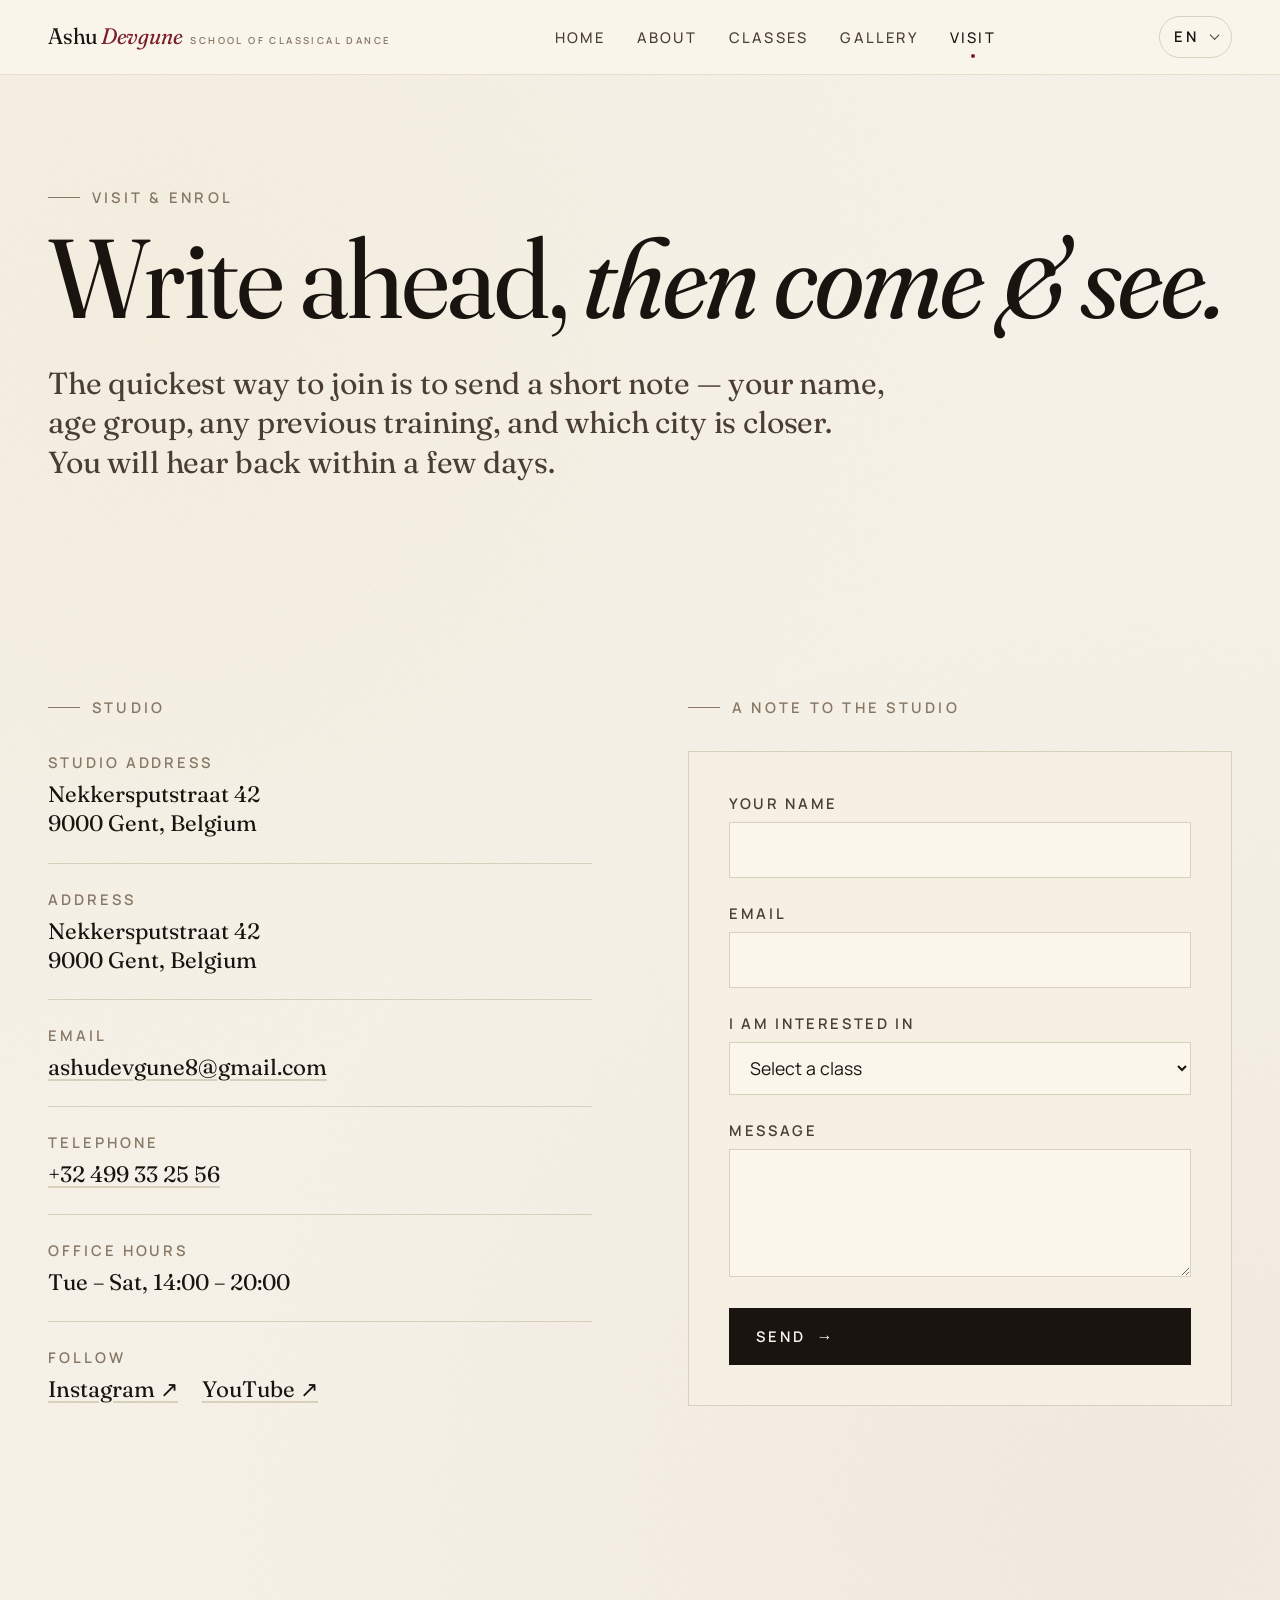
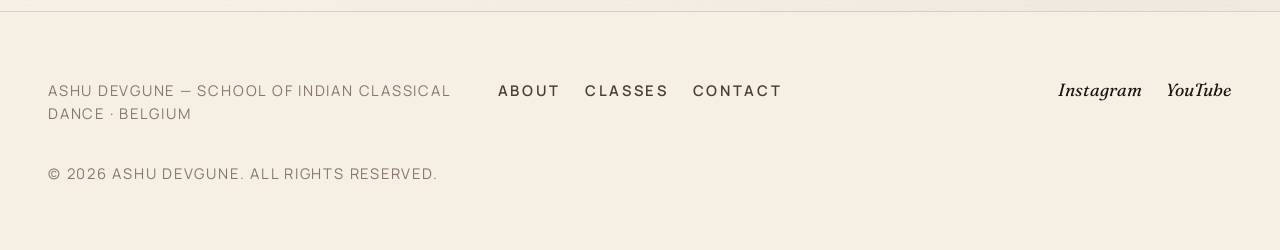
<file: contact.html>
<!doctype html>
<html lang="en">
<head>
<meta charset="utf-8">
<meta name="viewport" content="width=device-width, initial-scale=1">
<title>Visit &amp; Enrol — Ashu Devgune</title>
<meta name="description" content="Contact Ashu Devgune — studio in Gent, Belgium. Write ahead to arrange a trial class.">
<meta name="theme-color" content="#faf6ec">
<link rel="canonical" href="https://ashudevgune.com/contact.html">
<link rel="preconnect" href="https://fonts.googleapis.com">
<link rel="preconnect" href="https://fonts.gstatic.com" crossorigin>
<link rel="stylesheet" href="https://fonts.googleapis.com/css2?family=Fraunces:ital,opsz,wght,SOFT,WONK@0,9..144,300..700,30..100,0..1;1,9..144,300..700,30..100,0..1&family=Manrope:wght@300;400;500;600;700&display=swap">
<link rel="stylesheet" href="/assets/css/styles.css">
</head>

<body data-page="contact">
<a class="skip-link" href="#main">Skip to main content</a>

<header class="site-header">
  <div class="wrap site-header__inner">
    <a class="brand" href="/">
      <span>Ashu <em>Devgune</em></span>
      <small data-i18n="brand.tag">School of Classical Dance</small>
    </a>
    <nav class="nav" data-nav aria-label="Primary">
      <ul class="nav__list">
        <li><a class="nav__link" href="/"             data-i18n="nav.home">Home</a></li>
        <li><a class="nav__link" href="/about.html"   data-i18n="nav.about">About</a></li>
        <li><a class="nav__link" href="/classes.html" data-i18n="nav.classes">Classes</a></li>
        <li><a class="nav__link" href="/gallery.html" data-i18n="nav.gallery">Gallery</a></li>
        <li><a class="nav__link" href="/contact.html" aria-current="page" data-i18n="nav.contact">Visit</a></li>
      </ul>
    </nav>
    <div class="header-tools">
      <label class="lang">
        <span class="sr-only" data-i18n="lang.label">Language</span>
        <select class="lang__select" data-lang-select aria-label="Language">
          <option value="en">EN</option>
          <option value="de">DE</option>
        </select>
      </label>
      <button class="menu-toggle" data-menu-toggle aria-expanded="false">Menu</button>
    </div>
  </div>
</header>

<main id="main">

  <!-- TITLE -->
  <section>
    <div class="wrap">
      <p class="eyebrow reveal" data-i18n="contact.eyebrow">Visit &amp; enrol</p>
      <h1 class="display reveal" style="margin-top: 1rem; font-size: var(--step-5); max-width: 18ch;">
        <span data-i18n="contact.title_a">Write ahead,</span>
        <em data-i18n="contact.title_b">then come &amp; see.</em>
      </h1>
      <p class="lede reveal" style="margin-top: 2rem; max-width: 42ch;" data-i18n="contact.lede">
        The quickest way to join is to send a short note — your name, age group and any previous training. You will hear back within a few days.
      </p>
    </div>
  </section>

  <!-- INFO + FORM -->
  <section>
    <div class="wrap">
      <div class="colophon">

        <div class="reveal">
          <p class="eyebrow" style="margin-bottom: 2rem;" data-i18n="contact.info_heading">Studio</p>

          <dl class="info-stack">
            <div>
              <dt data-i18n="contact.studio_1_label">Studio address</dt>
              <dd data-i18n="contact.studio_1_address" style="white-space: pre-line;">Nekkersputstraat 42
9000 Gent, Belgium</dd>
            </div>
            <div>
              <dt data-i18n="contact.studio_2_label">Address</dt>
              <dd data-i18n="contact.studio_2_address" style="white-space: pre-line;">Nekkersputstraat 42
9000 Gent, Belgium</dd>
            </div>
            <div>
              <dt data-i18n="contact.email_label">Email</dt>
              <dd><a href="mailto:ashudevgune8@gmail.com" data-i18n="contact.email">ashudevgune8@gmail.com</a></dd>
            </div>
            <div>
              <dt data-i18n="contact.phone_label">Telephone</dt>
              <dd><a href="tel:+32499332556" data-i18n="contact.phone">+32 499 33 25 56</a></dd>
            </div>
            <div>
              <dt data-i18n="contact.hours_label">Office hours</dt>
              <dd data-i18n="contact.hours">Tue – Sat, 14:00 – 20:00</dd>
            </div>
            <div>
              <dt data-i18n="contact.socials_label">Follow</dt>
              <dd style="display: flex; gap: 1.5rem;">
                <a href="https://www.instagram.com/ashu.devgune/" target="_blank" rel="noopener noreferrer" data-i18n="contact.social_ig">Instagram ↗</a>
                <a href="https://www.youtube.com/@ashu.devgune" target="_blank" rel="noopener noreferrer" data-i18n="contact.social_yt">YouTube ↗</a>
              </dd>
            </div>
          </dl>
        </div>

        <div class="reveal">
          <p class="eyebrow" style="margin-bottom: 2rem;" data-i18n="contact.form_heading">A note to the studio</p>

          <form class="form" action="https://formsubmit.co/ashudevgune8@gmail.com" method="POST">
            <input type="hidden" name="_subject" value="New enquiry — ashudevgune.com">
            <input type="hidden" name="_captcha" value="true">
            <input type="hidden" name="_template" value="table">
            <input type="hidden" name="_next" value="https://ashudevgune.com/thanks.html">
            <div>
              <label for="f-name"  data-i18n="contact.form_name">Your name</label>
              <input id="f-name" name="name" type="text" required minlength="2" maxlength="80">
            </div>
            <div>
              <label for="f-email" data-i18n="contact.form_email">Email</label>
              <input id="f-email" name="email" type="email" required maxlength="120">
            </div>
            <div>
              <label for="f-int"   data-i18n="contact.form_interest">I am interested in</label>
              <select id="f-int" name="interest">
                <option value=""       data-i18n="contact.form_interest_default">Select a class</option>
                <option value="kathak" data-i18n="contact.form_interest_kathak">Kathak</option>
                <option value="bharat" data-i18n="contact.form_interest_bharat">Bharatanatyam</option>
                <option value="child"  data-i18n="contact.form_interest_child">Children's class</option>
                <option value="other"  data-i18n="contact.form_interest_other">Another enquiry</option>
              </select>
            </div>
            <div>
              <label for="f-msg"   data-i18n="contact.form_message">Message</label>
              <textarea id="f-msg" name="message" required minlength="10" maxlength="4000"></textarea>
            </div>
            <input type="text" name="_honey" style="display:none" tabindex="-1" autocomplete="off">
            <button class="btn" type="submit" data-i18n="contact.form_submit">Send</button>
          </form>
        </div>

      </div>
    </div>
  </section>

</main>

<footer class="site-footer">
  <div class="wrap site-footer__inner">
    <small data-i18n="footer.tagline">Ashu Devgune — School of Indian Classical Dance · Belgium</small>
    <nav aria-label="Footer">
      <a href="/about.html"   data-i18n="footer.link_about">About</a>
      <a href="/classes.html" data-i18n="footer.link_classes">Classes</a>
      <a href="/contact.html" data-i18n="footer.link_contact">Contact</a>
    </nav>
    <div class="socials">
      <a href="https://www.instagram.com/ashu.devgune/" target="_blank" rel="noopener noreferrer" data-i18n="footer.socials_ig">Instagram</a>
      <a href="https://www.youtube.com/@ashu.devgune" target="_blank" rel="noopener noreferrer" data-i18n="footer.socials_yt">YouTube</a>
    </div>
  </div>
  <div class="wrap" style="margin-top: 2rem;">
    <small data-i18n="footer.copyright">© 2026 Ashu Devgune. All rights reserved.</small>
  </div>
</footer>

<script src="/assets/js/main.js" defer></script>
</body>
</html>
</file>
<file: assets/css/styles.css>
/* ============================================================
   ashudevgune.com — editorial warmth
   Fraunces (display) + Manrope (body)
   ============================================================ */

/* -------- tokens -------- */
:root {
  --ink:          #1a1410;
  --ink-soft:     #4a3d33;
  --ink-mute:     #877866;
  --cream:        #f5efe4;
  --cream-deep:   #ede4d1;
  --paper:        #faf6ec;
  --crimson:      #7a1f2a;
  --crimson-deep: #5a141d;
  --ochre:        #c89b3c;
  --terracotta:   #b8563a;
  --rule:         #d9cfbd;
  --rule-soft:    #e8dfca;

  --font-display: "Fraunces", "Cormorant Garamond", Georgia, serif;
  --font-body:    "Manrope", -apple-system, BlinkMacSystemFont, sans-serif;

  --s-1: .5rem;
  --s-2: 1rem;
  --s-3: 1.5rem;
  --s-4: 2.5rem;
  --s-5: 4rem;
  --s-6: 6rem;
  --s-7: 9rem;

  --step--1: clamp(.82rem, .78rem + .2vw, .92rem);
  --step-0:  clamp(1rem, .94rem + .25vw, 1.1rem);
  --step-1:  clamp(1.18rem, 1.08rem + .5vw, 1.4rem);
  --step-2:  clamp(1.5rem, 1.3rem + 1vw, 1.9rem);
  --step-3:  clamp(2rem, 1.55rem + 2.2vw, 3.1rem);
  --step-4:  clamp(2.6rem, 1.8rem + 4vw, 4.6rem);
  --step-5:  clamp(3.4rem, 2rem + 6.5vw, 7rem);

  --max-w: 78rem;
  --gutter: clamp(1.25rem, 4vw, 3rem);
  --rhythm: clamp(4rem, 8vw, 8rem);
}

/* -------- reset -------- */
*, *::before, *::after { box-sizing: border-box; }
* { margin: 0; }
html { -webkit-text-size-adjust: 100%; scroll-behavior: smooth; }
body {
  font-family: var(--font-body);
  font-size: var(--step-0);
  line-height: 1.6;
  color: var(--ink);
  background: var(--paper);
  background-image:
    radial-gradient(circle at 12% 18%, rgba(200,155,60,.05), transparent 45%),
    radial-gradient(circle at 88% 82%, rgba(122,31,42,.04), transparent 50%),
    url("data:image/svg+xml;utf8,<svg xmlns='http://www.w3.org/2000/svg' width='200' height='200'><filter id='n'><feTurbulence type='fractalNoise' baseFrequency='.9' numOctaves='2' stitchTiles='stitch'/><feColorMatrix values='0 0 0 0 .1 0 0 0 0 .08 0 0 0 0 .06 0 0 0 .06 0'/></filter><rect width='100%' height='100%' filter='url(%23n)'/></svg>");
  text-rendering: optimizeLegibility;
  -webkit-font-smoothing: antialiased;
}
img, picture, video { display: block; max-width: 100%; height: auto; }
button, input, select, textarea { font: inherit; color: inherit; }
a { color: inherit; text-decoration-color: var(--rule); text-underline-offset: .18em; }
a:hover { text-decoration-color: var(--crimson); color: var(--crimson); }

/* -------- typography -------- */
.display {
  font-family: var(--font-display);
  font-weight: 400;
  font-variation-settings: "opsz" 144, "SOFT" 30, "WONK" 0;
  line-height: .95;
  letter-spacing: -0.015em;
  color: var(--ink);
}
h1, h2, h3 { font-family: var(--font-display); font-weight: 400; line-height: 1.08; letter-spacing: -.01em; }
h1 { font-size: var(--step-4); font-variation-settings: "opsz" 144, "SOFT" 40; }
h2 { font-size: var(--step-3); font-variation-settings: "opsz" 72, "SOFT" 30; }
h3 { font-size: var(--step-2); font-variation-settings: "opsz" 48; }
h4 { font-family: var(--font-body); font-size: var(--step-0); font-weight: 600; letter-spacing: .08em; text-transform: uppercase; color: var(--ink-soft); }
em, .italic { font-style: italic; }
.display em { font-variation-settings: "opsz" 144, "SOFT" 50; }

p { max-width: 62ch; }
.lede {
  font-family: var(--font-display);
  font-size: var(--step-2);
  line-height: 1.3;
  font-weight: 400;
  letter-spacing: -.005em;
  color: var(--ink-soft);
  max-width: 30ch;
}
.lede em { color: var(--crimson); }

.eyebrow {
  font-family: var(--font-body);
  font-size: var(--step--1);
  font-weight: 600;
  letter-spacing: .22em;
  text-transform: uppercase;
  color: var(--ink-mute);
  display: inline-flex;
  align-items: center;
  gap: .75rem;
}
.eyebrow::before {
  content: "";
  width: 2rem;
  height: 1px;
  background: currentColor;
  display: inline-block;
}
.numeral {
  font-family: var(--font-display);
  font-feature-settings: "onum", "lnum" off;
  font-style: italic;
  font-size: var(--step-4);
  color: var(--crimson);
  line-height: 1;
  font-variation-settings: "opsz" 144, "SOFT" 60;
}

::selection { background: var(--crimson); color: var(--paper); }

/* -------- layout primitives -------- */
.wrap {
  width: min(100% - (var(--gutter) * 2), var(--max-w));
  margin-inline: auto;
}
.wrap-narrow {
  width: min(100% - (var(--gutter) * 2), 52rem);
  margin-inline: auto;
}
section { padding-block: var(--rhythm); }
.section-hdr {
  display: grid;
  grid-template-columns: auto 1fr;
  align-items: baseline;
  gap: var(--s-3);
  margin-bottom: var(--s-5);
  padding-bottom: var(--s-3);
  border-bottom: 1px solid var(--rule);
}
.section-hdr .eyebrow { grid-column: 2; }

/* decorative ornaments — simple geometric dot-diamond */
.ornament {
  display: block;
  margin: var(--s-4) auto;
  width: 3rem;
  height: 1.5rem;
  color: var(--crimson);
  opacity: .7;
}

/* -------- header -------- */
.site-header {
  position: sticky;
  top: 0;
  z-index: 20;
  background: color-mix(in srgb, var(--paper) 92%, transparent);
  backdrop-filter: blur(10px);
  -webkit-backdrop-filter: blur(10px);
  border-bottom: 1px solid var(--rule-soft);
}
.site-header__inner {
  display: grid;
  grid-template-columns: auto 1fr auto;
  align-items: center;
  gap: var(--s-3);
  padding-block: var(--s-2);
}
.brand {
  font-family: var(--font-display);
  font-size: var(--step-1);
  font-weight: 400;
  letter-spacing: -.01em;
  text-decoration: none;
  color: var(--ink);
  display: inline-flex;
  align-items: baseline;
  gap: .5rem;
  font-variation-settings: "opsz" 72, "SOFT" 40;
}
.brand em { color: var(--crimson); font-style: italic; }
.brand small {
  font-family: var(--font-body);
  font-size: .6rem;
  letter-spacing: .25em;
  text-transform: uppercase;
  color: var(--ink-mute);
  font-weight: 600;
}

.nav { display: flex; justify-content: center; }
.nav__list {
  list-style: none;
  padding: 0;
  margin: 0;
  display: flex;
  gap: clamp(1rem, 2.5vw, 2.25rem);
}
.nav__link {
  font-family: var(--font-body);
  font-size: var(--step--1);
  font-weight: 500;
  letter-spacing: .15em;
  text-transform: uppercase;
  text-decoration: none;
  color: var(--ink-soft);
  padding-block: .4rem;
  position: relative;
}
.nav__link:hover { color: var(--crimson); }
.nav__link[aria-current="page"] { color: var(--ink); }
.nav__link[aria-current="page"]::after {
  content: "";
  position: absolute;
  left: 50%;
  bottom: -.25rem;
  transform: translateX(-50%);
  width: 4px; height: 4px;
  background: var(--crimson);
  border-radius: 50%;
}

.header-tools {
  display: flex;
  align-items: center;
  gap: var(--s-2);
}

/* language dropdown */
.lang {
  position: relative;
  font-family: var(--font-body);
  font-size: var(--step--1);
  font-weight: 600;
  letter-spacing: .18em;
  text-transform: uppercase;
}
.lang__select {
  appearance: none;
  -webkit-appearance: none;
  background: transparent;
  border: 1px solid var(--rule);
  padding: .5rem 2rem .5rem .85rem;
  border-radius: 999px;
  cursor: pointer;
  color: var(--ink);
  letter-spacing: .2em;
  transition: border-color .2s, color .2s;
}
.lang__select:hover { border-color: var(--crimson); color: var(--crimson); }
.lang__select:focus-visible { outline: 2px solid var(--crimson); outline-offset: 2px; }
.lang::after {
  content: "";
  position: absolute;
  right: .85rem;
  top: 50%;
  width: .45rem; height: .45rem;
  border-right: 1.5px solid currentColor;
  border-bottom: 1.5px solid currentColor;
  transform: translateY(-75%) rotate(45deg);
  pointer-events: none;
  color: var(--ink-soft);
}

/* mobile menu toggle */
.menu-toggle {
  display: none;
  background: transparent;
  border: 1px solid var(--rule);
  padding: .55rem .75rem;
  border-radius: 999px;
  cursor: pointer;
  color: var(--ink);
  letter-spacing: .15em;
  font-size: var(--step--1);
}

@media (max-width: 820px) {
  .site-header__inner { grid-template-columns: 1fr auto; }
  .menu-toggle { display: inline-flex; align-items: center; }
  .brand small { display: none; }
  .lang__select { padding: .4rem 1.75rem .4rem .7rem; }

  .nav {
    position: fixed;
    top: 4.25rem;
    left: var(--gutter);
    right: var(--gutter);
    background: #ffffff;
    border: 1px solid var(--rule-soft);
    border-radius: 14px;
    box-shadow: 0 18px 40px -8px rgba(26, 20, 16, .22), 0 4px 12px rgba(26, 20, 16, .08);
    padding: var(--s-2);
    z-index: 30;
    opacity: 0;
    visibility: hidden;
    transform: translateY(-6px);
    transition: opacity .2s ease, transform .2s ease, visibility .2s;
    display: block;
    justify-content: initial;
  }
  .nav[data-open="true"] {
    opacity: 1;
    visibility: visible;
    transform: translateY(0);
  }
  .nav__list { flex-direction: column; gap: 0; align-items: stretch; }
  .nav__link {
    display: block;
    font-size: var(--step-1);
    font-family: var(--font-display);
    letter-spacing: 0;
    text-transform: none;
    color: var(--ink);
    padding: .85rem var(--s-2);
    border-radius: 10px;
    transition: background .15s, color .15s;
  }
  .nav__link:hover, .nav__link:focus-visible { background: var(--cream); color: var(--crimson); }
  .nav__link[aria-current="page"] { background: var(--cream-deep); color: var(--ink); }
  .nav__link[aria-current="page"]::after { display: none; }
  .header-tools { order: 3; }
}

/* -------- buttons / CTAs -------- */
.btn {
  display: inline-flex;
  align-items: center;
  gap: .6rem;
  padding: .9rem 1.6rem;
  border-radius: 0;
  border: 1px solid var(--ink);
  background: var(--ink);
  color: var(--paper);
  font-family: var(--font-body);
  font-size: var(--step--1);
  font-weight: 600;
  letter-spacing: .22em;
  text-transform: uppercase;
  text-decoration: none;
  cursor: pointer;
  transition: transform .25s, background .25s, color .25s;
}
.btn:hover { background: var(--crimson); border-color: var(--crimson); color: var(--paper); transform: translateY(-2px); }
.btn--ghost {
  background: transparent;
  color: var(--ink);
  border-color: var(--ink);
}
.btn--ghost:hover { background: var(--ink); color: var(--paper); }
.btn::after {
  content: "→";
  font-family: var(--font-display);
  font-size: 1.1em;
  transition: transform .25s;
}
.btn:hover::after { transform: translateX(4px); }

/* link-arrow — simpler inline CTA */
.link-arrow {
  font-family: var(--font-body);
  font-size: var(--step--1);
  font-weight: 600;
  letter-spacing: .2em;
  text-transform: uppercase;
  text-decoration: none;
  color: var(--crimson);
  border-bottom: 1px solid currentColor;
  padding-bottom: .15rem;
  display: inline-flex;
  gap: .55rem;
  transition: gap .25s;
}
.link-arrow:hover { gap: .9rem; color: var(--crimson); }
.link-arrow::after { content: "↗"; font-family: var(--font-display); }

/* -------- hero (home) -------- */
.hero {
  padding-block: clamp(3rem, 6vw, 6rem) clamp(5rem, 9vw, 9rem);
  position: relative;
  overflow: hidden;
}
.hero__grid {
  display: grid;
  grid-template-columns: 1fr;
  gap: var(--s-5);
  align-items: end;
}
@media (min-width: 900px) {
  .hero__grid { grid-template-columns: 1.1fr 1fr; gap: var(--s-6); }
}
.hero__text > * + * { margin-top: var(--s-3); }
.hero__title {
  font-size: var(--step-5);
  font-variation-settings: "opsz" 144, "SOFT" 50, "WONK" 1;
}
.hero__title em {
  color: var(--crimson);
  font-style: italic;
  font-variation-settings: "opsz" 144, "SOFT" 70, "WONK" 1;
}
.hero__meta {
  display: flex;
  flex-wrap: wrap;
  gap: var(--s-4);
  margin-top: var(--s-4);
  padding-top: var(--s-3);
  border-top: 1px solid var(--rule);
  font-size: var(--step--1);
  color: var(--ink-mute);
  letter-spacing: .12em;
  text-transform: uppercase;
}
.hero__meta strong { display: block; color: var(--ink); font-family: var(--font-display); font-size: var(--step-0); font-weight: 400; text-transform: none; letter-spacing: 0; margin-top: .2rem; }

.hero__figure {
  position: relative;
  aspect-ratio: 4/5;
  overflow: hidden;
  background: var(--cream-deep);
  border: 1px solid var(--rule);
}
.hero__figure img {
  width: 100%; height: 100%;
  object-fit: cover;
  filter: saturate(.92) contrast(1.02);
}
.hero__figure::after {
  content: "";
  position: absolute;
  inset: 0;
  background: linear-gradient(160deg, transparent 55%, rgba(26,20,16,.25));
  pointer-events: none;
}
.hero__caption {
  position: absolute;
  bottom: var(--s-3);
  left: var(--s-3);
  right: var(--s-3);
  color: var(--paper);
  font-family: var(--font-display);
  font-style: italic;
  font-size: var(--step-0);
  letter-spacing: .01em;
  mix-blend-mode: difference;
}

/* -------- feature / classes teaser on home -------- */
.feature-grid {
  display: grid;
  grid-template-columns: 1fr;
  gap: var(--s-4);
}
@media (min-width: 720px) {
  .feature-grid { grid-template-columns: repeat(3, 1fr); }
}
.feature {
  padding-top: var(--s-3);
  border-top: 1px solid var(--ink);
  display: flex;
  flex-direction: column;
  gap: var(--s-2);
}
.feature__num {
  font-family: var(--font-display);
  font-style: italic;
  color: var(--crimson);
  font-size: var(--step-1);
  font-variation-settings: "opsz" 72;
}
.feature__title {
  font-family: var(--font-display);
  font-size: var(--step-2);
  line-height: 1.15;
}
.feature__title em { color: var(--crimson); }
.feature p { color: var(--ink-soft); font-size: var(--step-0); }

/* -------- two-column editorial -------- */
.two-col {
  display: grid;
  grid-template-columns: 1fr;
  gap: var(--s-5);
  align-items: start;
}
@media (min-width: 820px) {
  .two-col { grid-template-columns: 5fr 7fr; gap: var(--s-6); }
  .two-col--flip { grid-template-columns: 7fr 5fr; }
}
.two-col__text > * + * { margin-top: var(--s-3); }
.two-col__fig {
  aspect-ratio: 3/4;
  overflow: hidden;
  background: var(--cream-deep);
  border: 1px solid var(--rule);
}
.two-col__fig img { width: 100%; height: 100%; object-fit: cover; }

/* -------- pull quote -------- */
blockquote.pull {
  font-family: var(--font-display);
  font-style: italic;
  font-size: var(--step-3);
  line-height: 1.2;
  color: var(--ink);
  max-width: 28ch;
  padding-left: var(--s-3);
  border-left: 2px solid var(--crimson);
  font-variation-settings: "opsz" 144, "SOFT" 60;
}
blockquote.pull cite {
  display: block;
  font-family: var(--font-body);
  font-style: normal;
  font-size: var(--step--1);
  letter-spacing: .18em;
  text-transform: uppercase;
  color: var(--ink-mute);
  margin-top: var(--s-2);
}

/* -------- classes list (page) -------- */
.discipline {
  display: grid;
  grid-template-columns: auto 1fr;
  gap: var(--s-4);
  padding-block: var(--s-5);
  border-bottom: 1px solid var(--rule);
}
.discipline:first-of-type { border-top: 1px solid var(--rule); }
.discipline__num {
  font-family: var(--font-display);
  font-style: italic;
  color: var(--crimson);
  font-size: var(--step-4);
  line-height: 1;
  font-variation-settings: "opsz" 144, "SOFT" 60;
  align-self: start;
}
.discipline__body { display: grid; gap: var(--s-2); }
.discipline__name {
  font-family: var(--font-display);
  font-size: var(--step-3);
  line-height: 1.08;
}
.discipline__name em { font-style: italic; color: var(--crimson); }
.discipline__meta {
  display: flex;
  flex-wrap: wrap;
  gap: var(--s-3);
  font-size: var(--step--1);
  letter-spacing: .15em;
  text-transform: uppercase;
  color: var(--ink-mute);
  padding-block: var(--s-1);
  border-top: 1px dashed var(--rule);
  border-bottom: 1px dashed var(--rule);
}
.discipline p { color: var(--ink-soft); }

/* schedule table */
.schedule {
  width: 100%;
  border-collapse: collapse;
  margin-top: var(--s-3);
  font-size: var(--step-0);
}
.schedule th, .schedule td {
  text-align: left;
  padding: var(--s-2) var(--s-3);
  border-bottom: 1px solid var(--rule);
  vertical-align: baseline;
}
.schedule th {
  font-family: var(--font-body);
  font-size: var(--step--1);
  letter-spacing: .18em;
  text-transform: uppercase;
  color: var(--ink-mute);
  font-weight: 600;
  border-bottom: 1px solid var(--ink);
}
.schedule td em { color: var(--crimson); font-style: italic; font-family: var(--font-display); }
.schedule tr:hover td { background: var(--cream); }

/* -------- gallery -------- */
.gallery {
  display: grid;
  grid-template-columns: repeat(2, 1fr);
  gap: var(--s-2);
}
@media (min-width: 680px) {
  .gallery { grid-template-columns: repeat(3, 1fr); gap: var(--s-3); }
}
@media (min-width: 1100px) {
  .gallery { grid-template-columns: repeat(4, 1fr); }
}
.gallery__item {
  position: relative;
  aspect-ratio: 3/4;
  overflow: hidden;
  background: var(--cream-deep);
  cursor: zoom-in;
  border: 0;
  padding: 0;
}
.gallery__item img {
  width: 100%; height: 100%;
  object-fit: cover;
  transition: transform .8s cubic-bezier(.7,0,.3,1), filter .4s;
  filter: saturate(.92);
}
.gallery__item:hover img { transform: scale(1.04); filter: saturate(1.05); }
.gallery__item--tall { grid-row: span 2; aspect-ratio: 3/5; }
.gallery__item--wide { grid-column: span 2; aspect-ratio: 3/2; }
@media (max-width: 679px) {
  .gallery__item--wide, .gallery__item--tall { grid-column: auto; grid-row: auto; aspect-ratio: 3/4; }
}

/* lightbox */
.lightbox {
  padding: 0;
  border: 0;
  background: rgba(18,14,10,.96);
  width: 100vw;
  height: 100vh;
  max-width: 100vw;
  max-height: 100vh;
  color: var(--paper);
}
.lightbox::backdrop { background: rgba(18,14,10,.9); }
.lightbox__stage {
  width: 100%;
  height: 100%;
  display: grid;
  place-items: center;
  padding: var(--s-4);
}
.lightbox img {
  max-width: 92vw;
  max-height: 85vh;
  object-fit: contain;
  box-shadow: 0 24px 80px rgba(0,0,0,.5);
}
.lightbox__close,
.lightbox__prev,
.lightbox__next {
  position: absolute;
  background: transparent;
  border: 1px solid rgba(245,239,228,.35);
  color: var(--paper);
  width: 3rem; height: 3rem;
  border-radius: 50%;
  cursor: pointer;
  display: grid;
  place-items: center;
  font-family: var(--font-display);
  font-size: 1.3rem;
  transition: background .25s, border-color .25s;
}
.lightbox__close:hover,
.lightbox__prev:hover,
.lightbox__next:hover { background: rgba(245,239,228,.12); border-color: var(--paper); }
.lightbox__close { top: var(--s-3); right: var(--s-3); }
.lightbox__prev { left: var(--s-3); top: 50%; transform: translateY(-50%); }
.lightbox__next { right: var(--s-3); top: 50%; transform: translateY(-50%); }
.lightbox__caption {
  position: absolute;
  bottom: var(--s-3);
  left: 50%;
  transform: translateX(-50%);
  font-family: var(--font-display);
  font-style: italic;
  font-size: var(--step-0);
  color: color-mix(in srgb, var(--paper) 75%, transparent);
  letter-spacing: .02em;
}

/* -------- contact / colophon -------- */
.colophon {
  display: grid;
  grid-template-columns: 1fr;
  gap: var(--s-5);
}
@media (min-width: 820px) {
  .colophon { grid-template-columns: 1fr 1fr; gap: var(--s-6); }
}
.info-stack > * + * {
  margin-top: var(--s-3);
  padding-top: var(--s-3);
  border-top: 1px solid var(--rule);
}
.info-stack dt {
  font-family: var(--font-body);
  font-size: var(--step--1);
  font-weight: 600;
  letter-spacing: .2em;
  text-transform: uppercase;
  color: var(--ink-mute);
  margin-bottom: .35rem;
}
.info-stack dd {
  font-family: var(--font-display);
  font-size: var(--step-1);
  line-height: 1.3;
}
.info-stack a { color: var(--ink); }
.info-stack a:hover { color: var(--crimson); }

/* placeholder contact-form styling (will be wired up later) */
.form {
  display: grid;
  gap: var(--s-3);
  padding: var(--s-4);
  background: var(--cream);
  border: 1px solid var(--rule);
}
.form label {
  font-family: var(--font-body);
  font-size: var(--step--1);
  font-weight: 600;
  letter-spacing: .18em;
  text-transform: uppercase;
  color: var(--ink-soft);
  display: block;
  margin-bottom: .4rem;
}
.form input, .form textarea, .form select {
  width: 100%;
  padding: .8rem 1rem;
  background: var(--paper);
  border: 1px solid var(--rule);
  border-radius: 0;
  font-family: var(--font-body);
  font-size: var(--step-0);
  transition: border-color .2s;
}
.form input:focus, .form textarea:focus, .form select:focus {
  outline: 2px solid var(--crimson);
  outline-offset: 0;
  border-color: var(--crimson);
}
.form textarea { min-height: 8rem; resize: vertical; }
.form .honeypot { position: absolute; left: -9999px; }

/* -------- footer -------- */
.site-footer {
  margin-top: var(--rhythm);
  padding-block: var(--s-5);
  border-top: 1px solid var(--rule);
  background: var(--cream);
}
.site-footer__inner {
  display: grid;
  grid-template-columns: 1fr;
  gap: var(--s-4);
  align-items: baseline;
}
@media (min-width: 720px) {
  .site-footer__inner { grid-template-columns: 1fr auto 1fr; }
}
.site-footer small {
  font-size: var(--step--1);
  color: var(--ink-mute);
  letter-spacing: .12em;
  text-transform: uppercase;
}
.site-footer nav {
  display: flex;
  gap: var(--s-3);
  flex-wrap: wrap;
  justify-content: center;
}
.site-footer nav a {
  font-size: var(--step--1);
  font-weight: 600;
  letter-spacing: .18em;
  text-transform: uppercase;
  text-decoration: none;
  color: var(--ink-soft);
}
.site-footer nav a:hover { color: var(--crimson); }
.socials {
  display: flex;
  gap: var(--s-3);
  justify-content: flex-end;
}
.socials a {
  font-family: var(--font-display);
  font-style: italic;
  font-size: var(--step-0);
  text-decoration: none;
  color: var(--ink);
}

/* -------- reveal animations -------- */
.reveal { opacity: 0; transform: translateY(18px); transition: opacity .9s cubic-bezier(.2,.7,.2,1), transform .9s cubic-bezier(.2,.7,.2,1); }
.reveal.is-visible { opacity: 1; transform: none; }
.stagger > * { transition-delay: calc(var(--i, 0) * 80ms); }

@media (prefers-reduced-motion: reduce) {
  *, *::before, *::after { animation-duration: .001ms !important; transition-duration: .001ms !important; }
  .reveal { opacity: 1; transform: none; }
  html { scroll-behavior: auto; }
}

/* -------- utilities -------- */
.sr-only {
  position: absolute; width: 1px; height: 1px; padding: 0; margin: -1px;
  overflow: hidden; clip: rect(0,0,0,0); white-space: nowrap; border: 0;
}
.skip-link {
  position: absolute; top: -3rem; left: 1rem;
  background: var(--ink); color: var(--paper);
  padding: .6rem 1rem; z-index: 100;
  text-decoration: none; letter-spacing: .18em; text-transform: uppercase;
  font-size: var(--step--1);
}
.skip-link:focus { top: 1rem; }

.ornament-inline {
  display: inline-block;
  width: 1.5rem;
  height: .75rem;
  vertical-align: middle;
  color: var(--ochre);
  margin: 0 .5rem;
}
</file>
